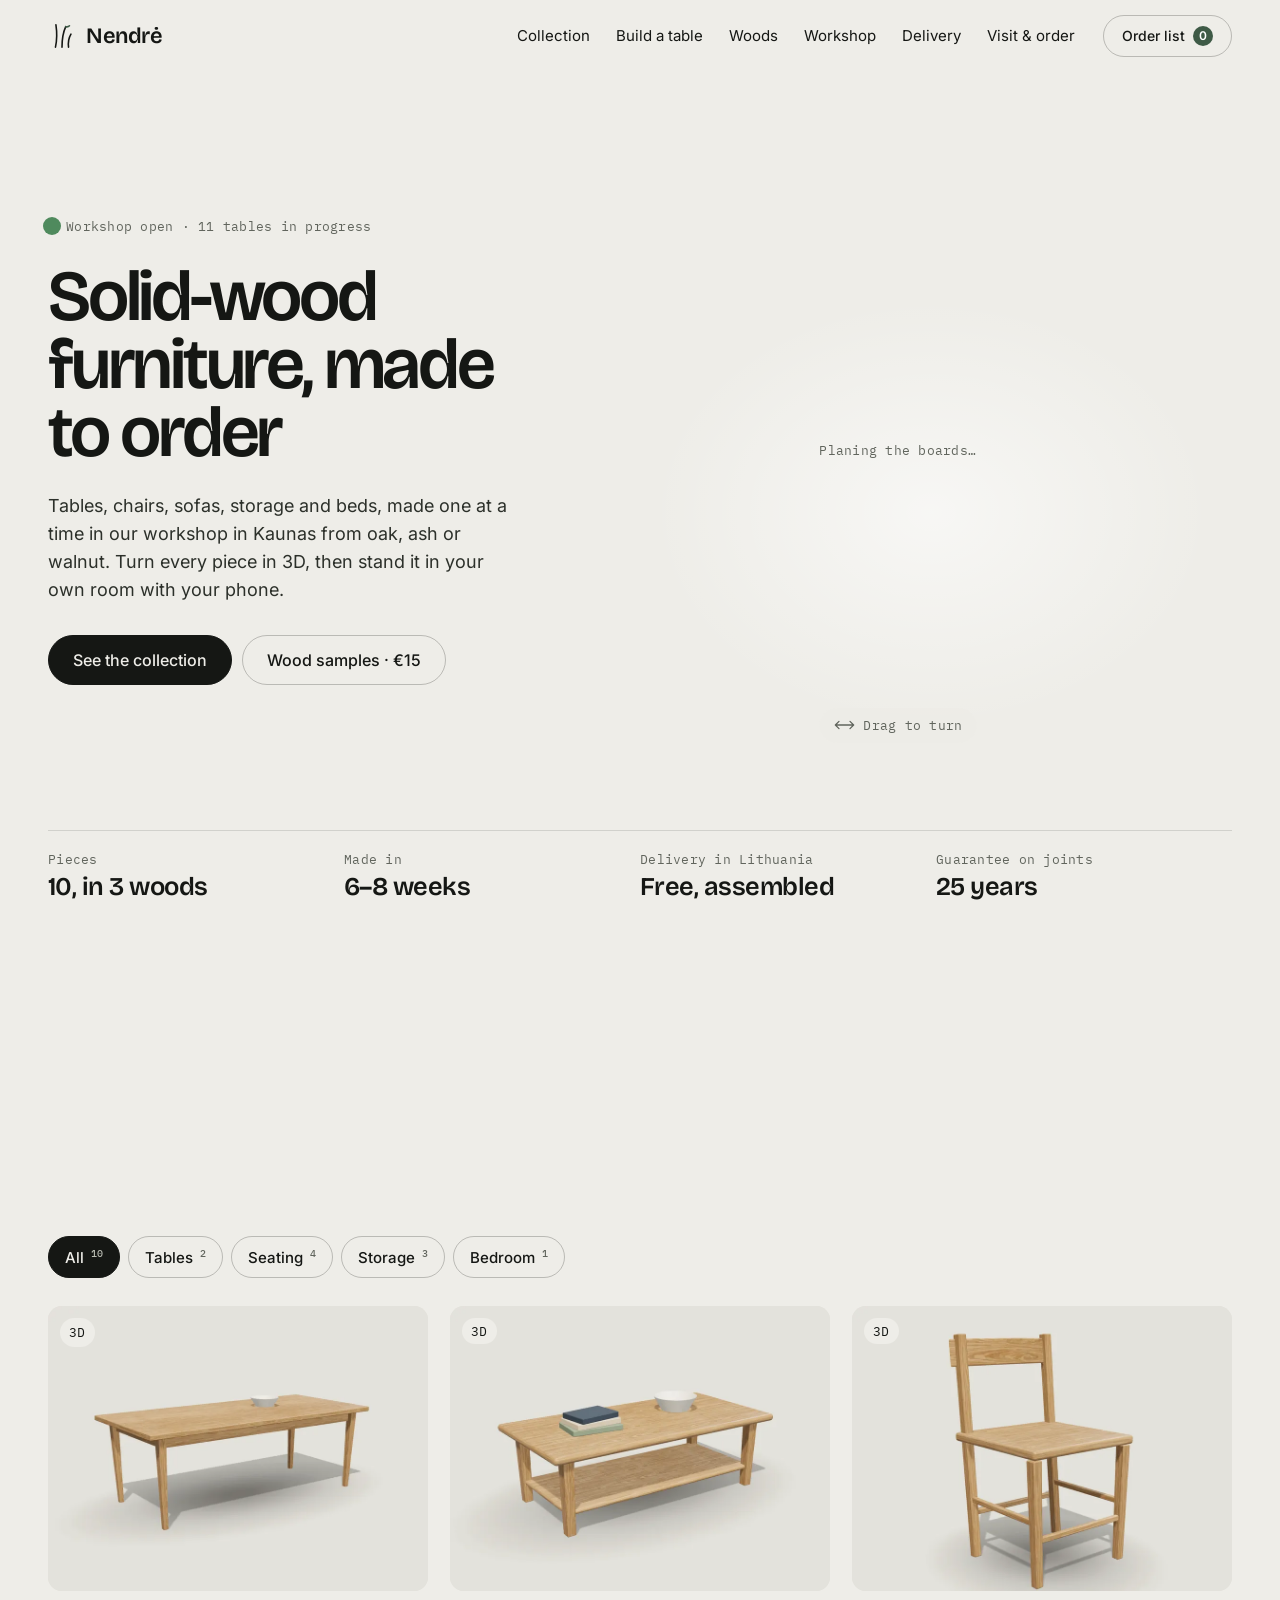
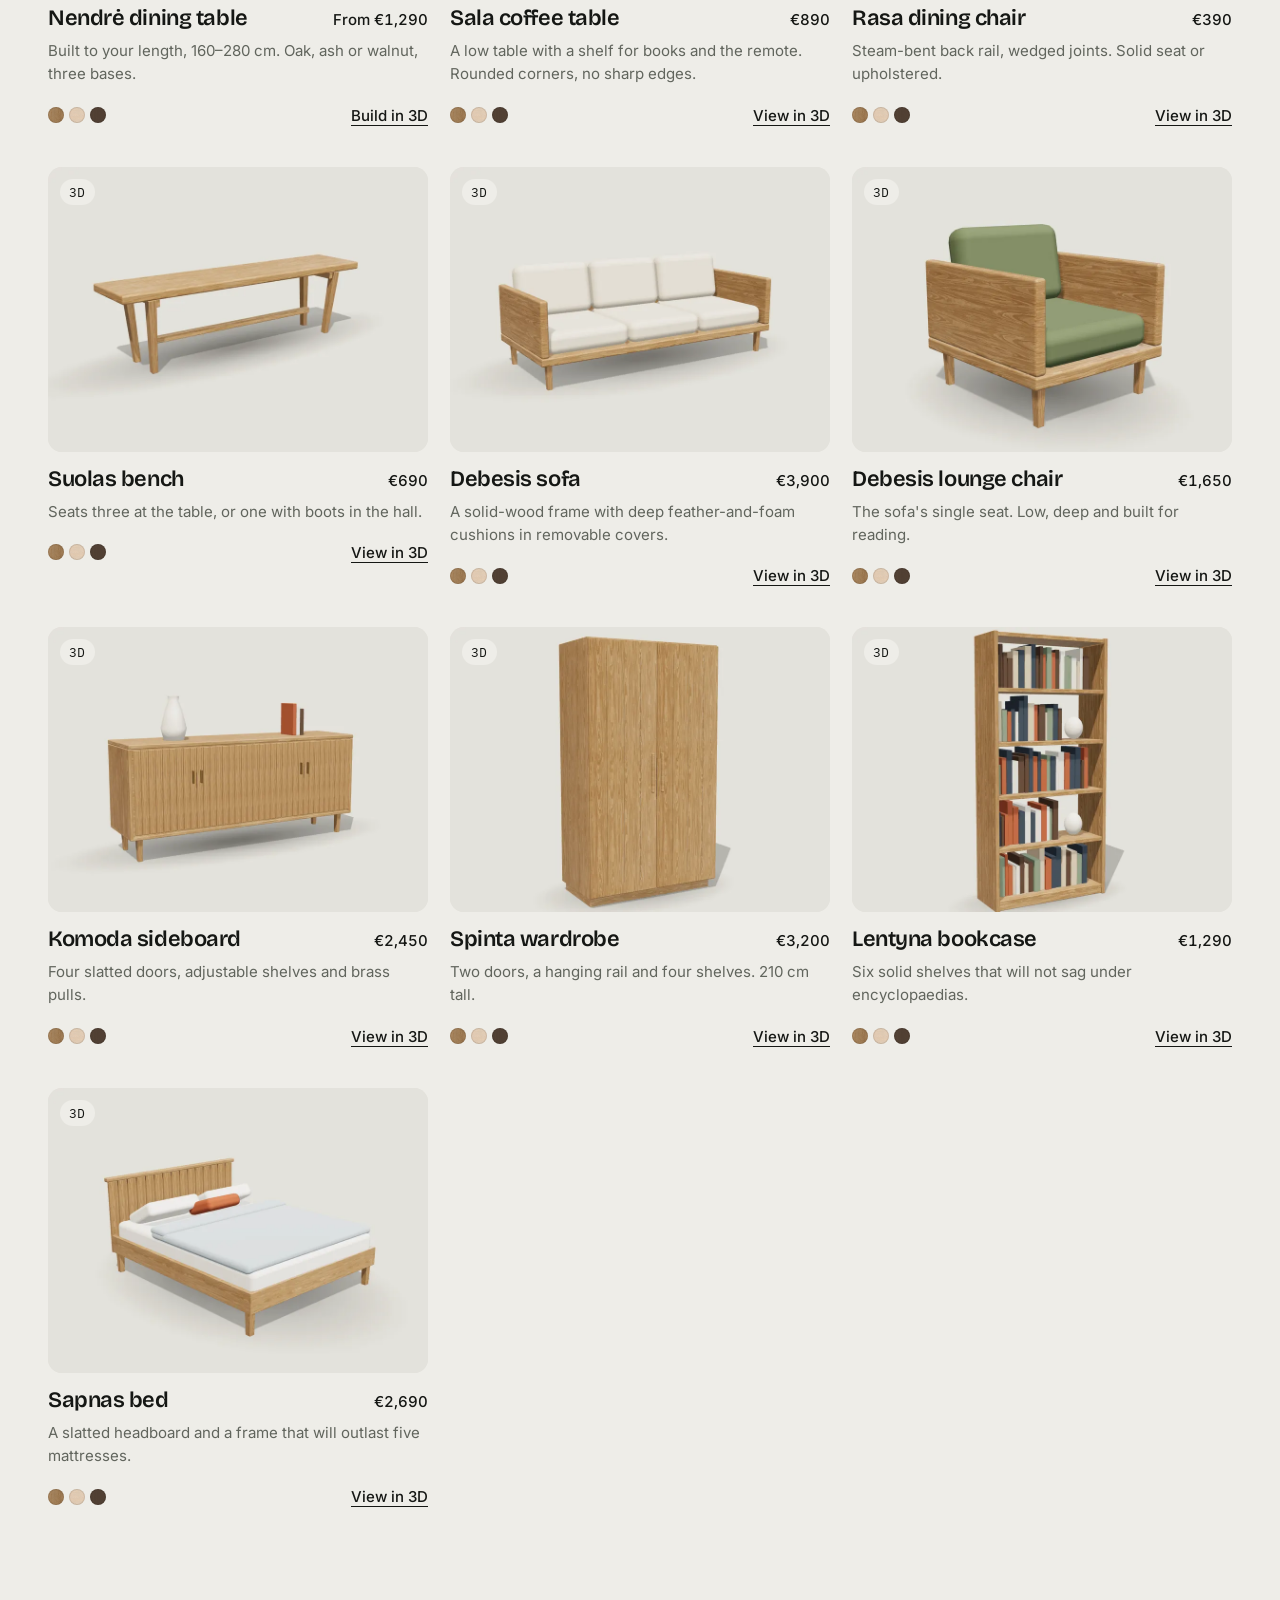
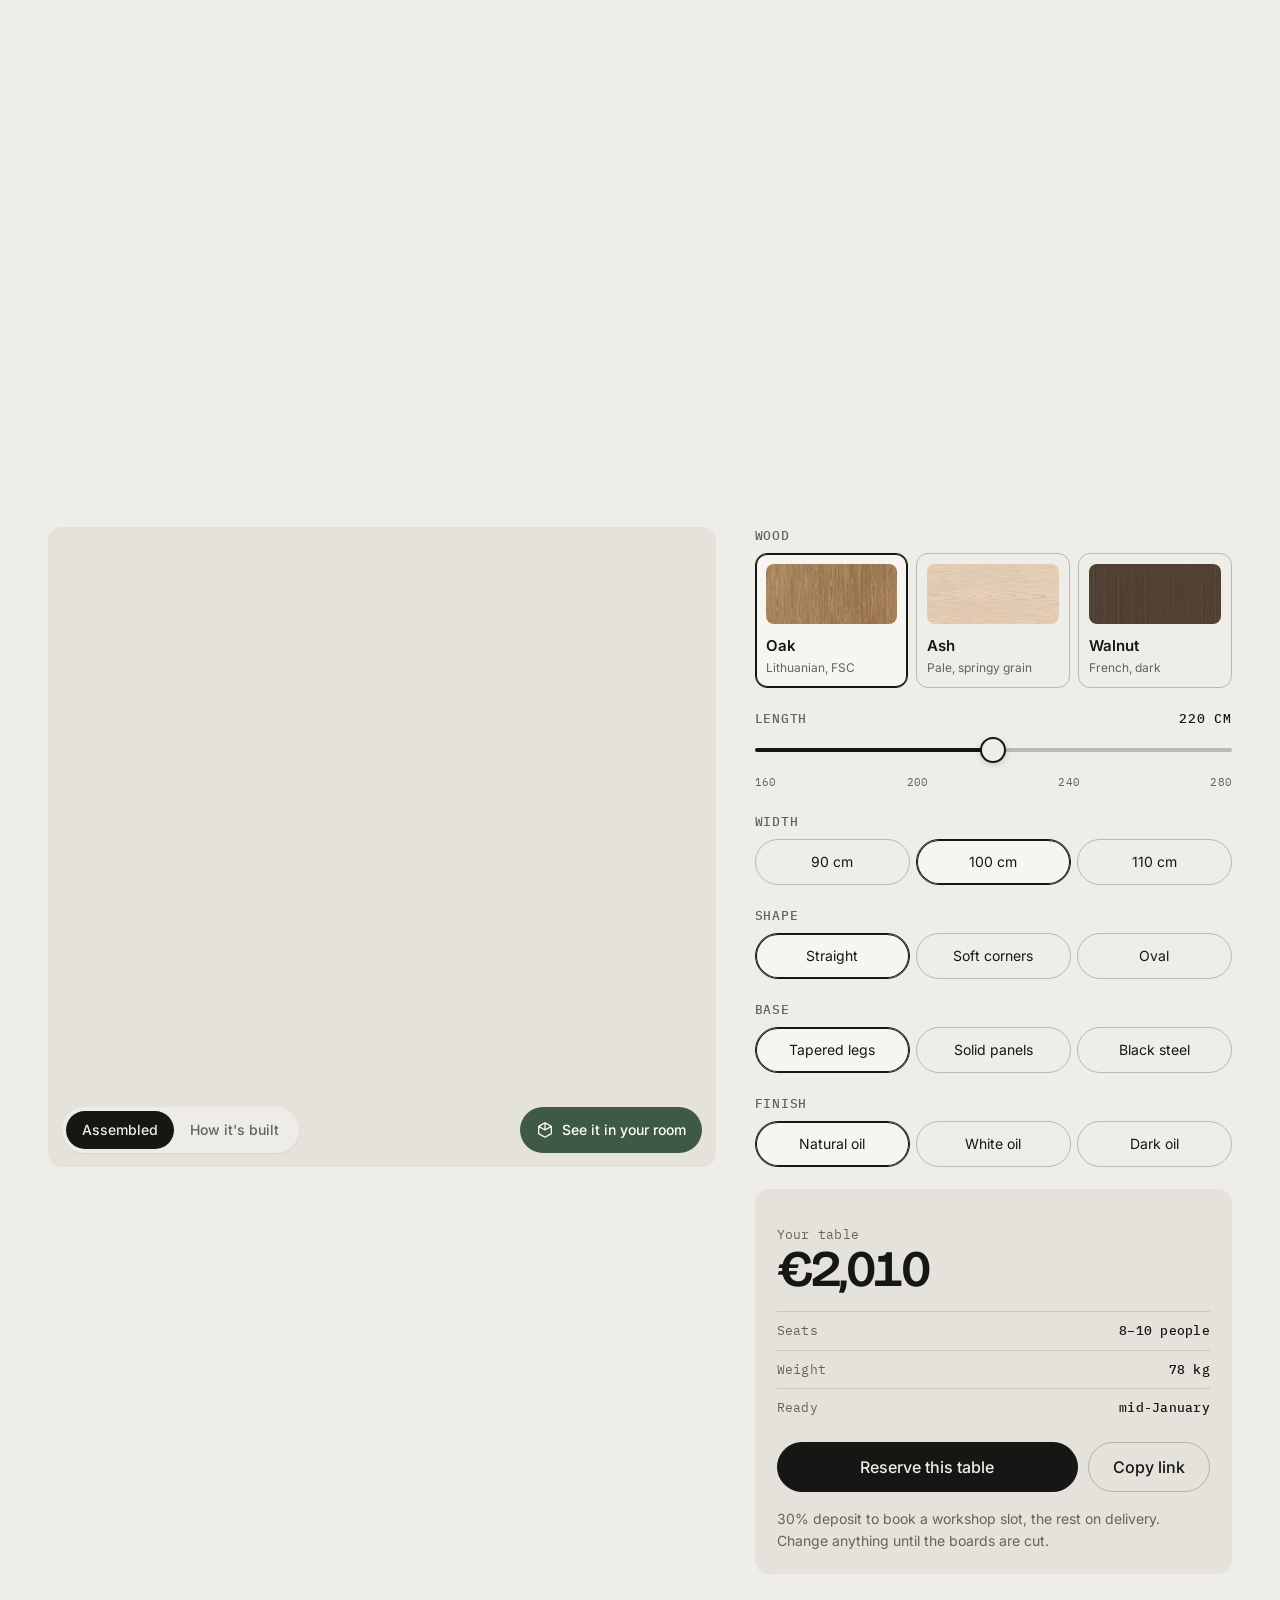
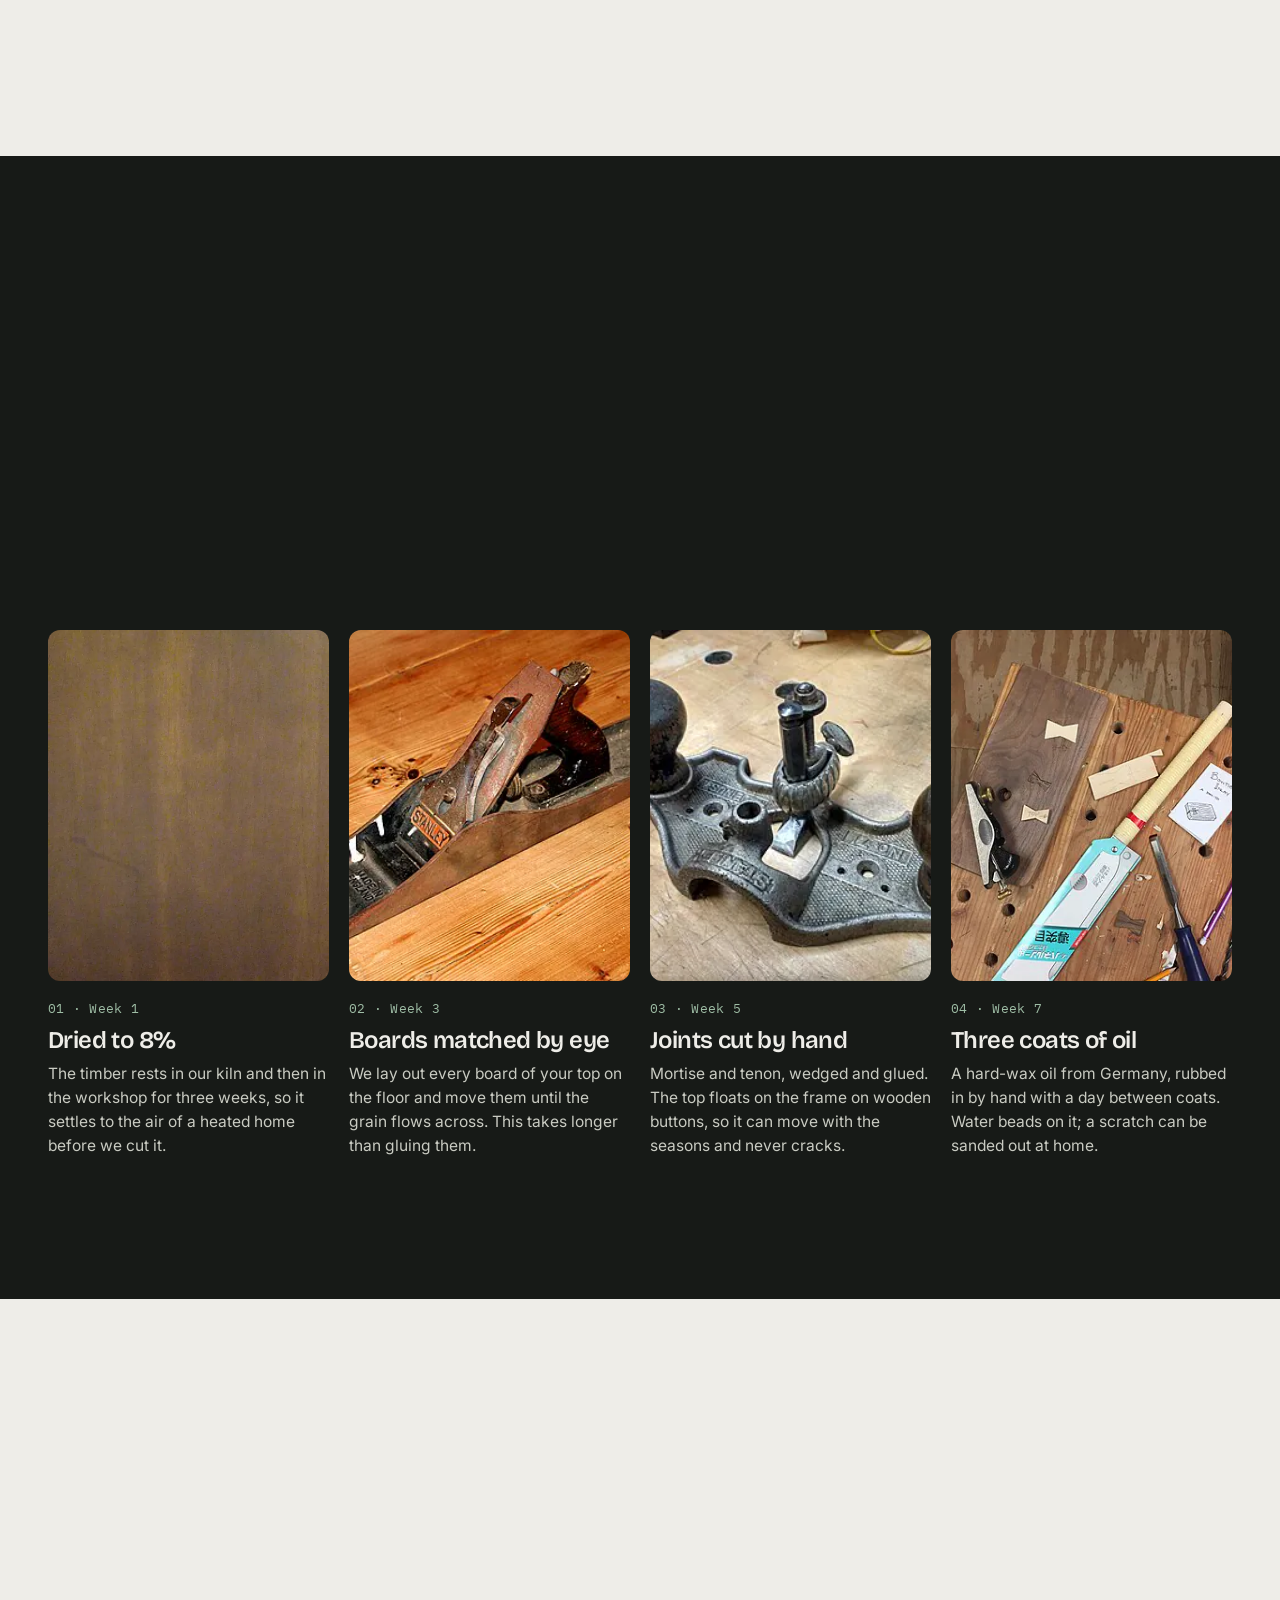
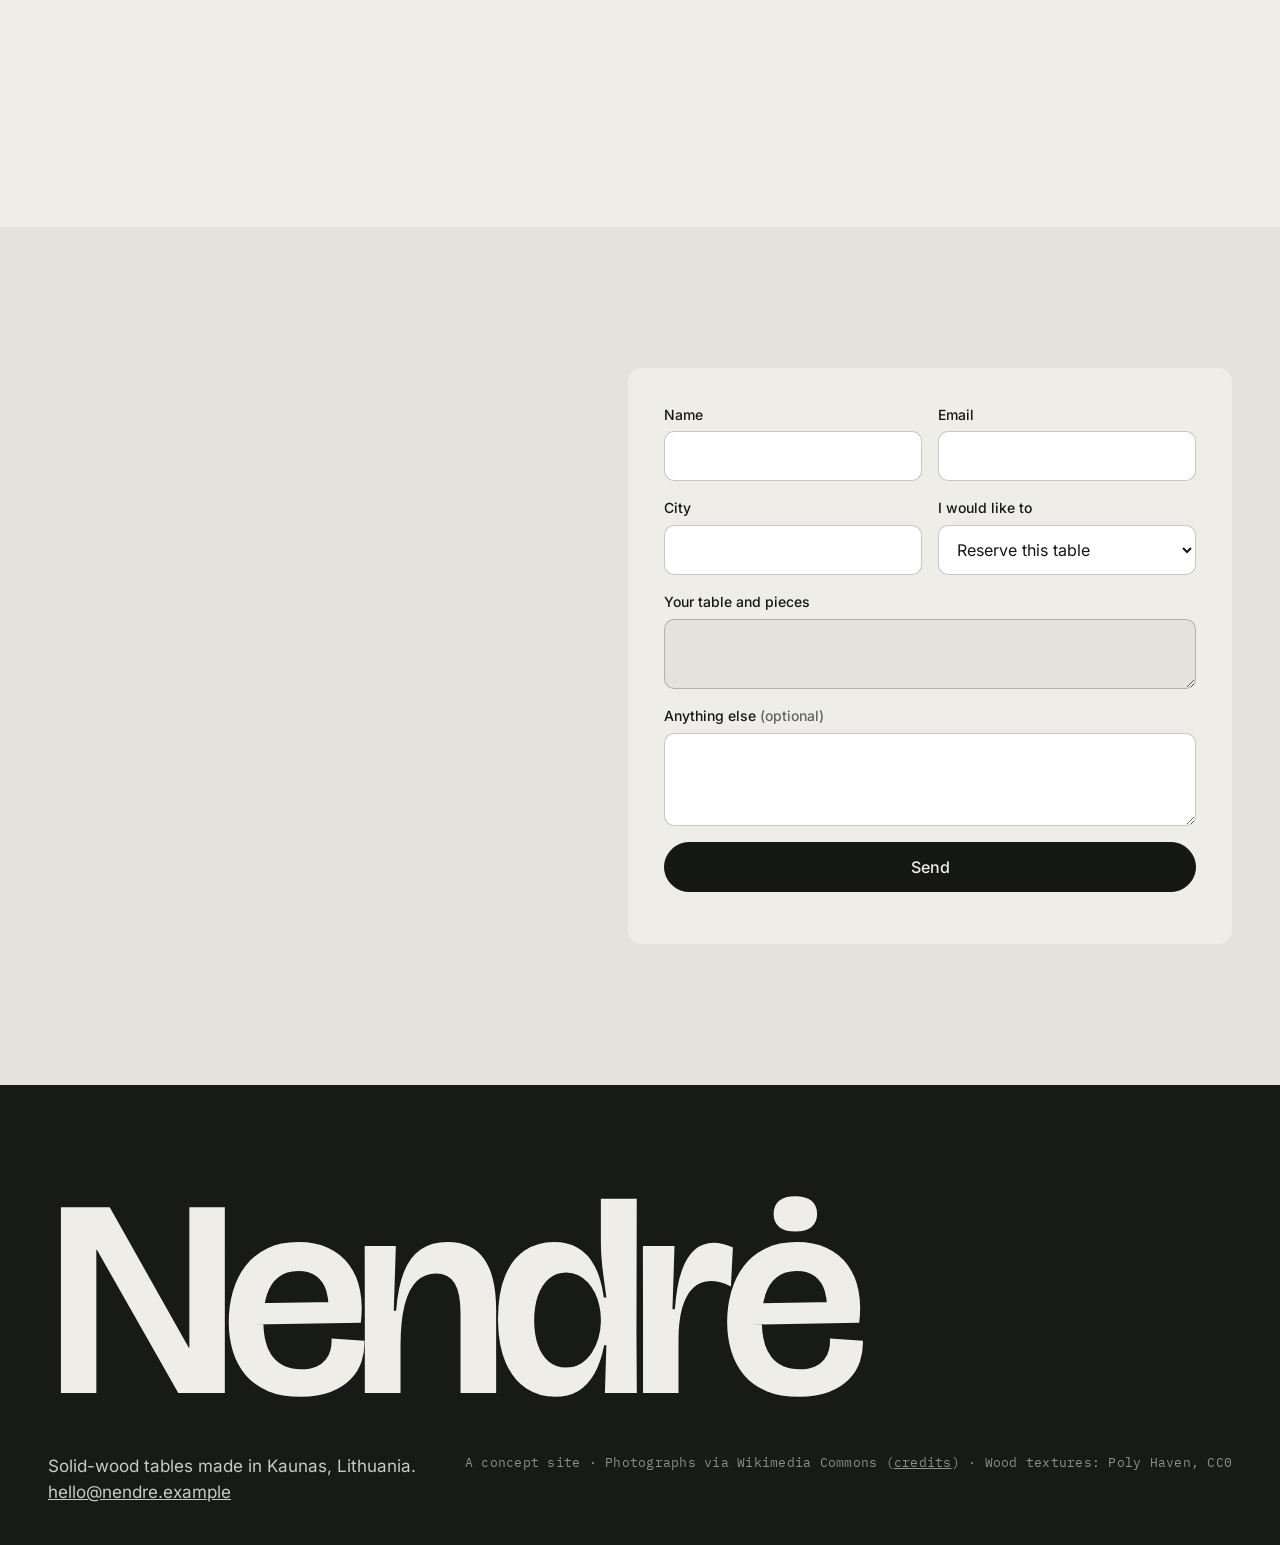
<file: index.html>
<!doctype html>
<html lang="en">
<head>
<meta charset="utf-8">
<meta name="viewport" content="width=device-width, initial-scale=1, viewport-fit=cover">
<title>Nendrė — solid-wood furniture made to order in Kaunas</title>
<meta name="description" content="Oak, ash and walnut dining tables built one at a time in Kaunas, Lithuania. Choose the size to the centimetre, see it in 3D and in your room, delivered and assembled.">
<meta property="og:type" content="website">
<meta property="og:title" content="Nendrė — solid-wood tables, built to your length">
<meta property="og:description" content="Design your table in 3D: wood, length, shape and base. Made by hand in Kaunas.">
<meta property="og:image" content="https://futuretdj.github.io/nendre-tables/share.jpg">
<meta name="twitter:card" content="summary_large_image">
<link rel="icon" href="favicon.svg" type="image/svg+xml">
<meta name="theme-color" content="#eeede8">
<link rel="preload" href="fonts/bricolage-400-700-latin.woff2" as="font" type="font/woff2" crossorigin>
<link rel="preload" href="fonts/ibm-400-latin.woff2" as="font" type="font/woff2" crossorigin>
<link rel="preload" href="fonts/ibm-500-latin.woff2" as="font" type="font/woff2" crossorigin>
<link rel="preload" href="fonts/inter-400-600-latin.woff2" as="font" type="font/woff2" crossorigin>
<link rel="modulepreload" href="lib/three.module.min.js">
<link rel="modulepreload" href="table3d.js">
<link rel="preload" as="image" href="tex/oak_d1.webp" type="image/webp">
<link rel="preload" as="image" href="tex/oak_sw.webp" type="image/webp"><link rel="preload" as="image" href="tex/ash_sw.webp" type="image/webp"><link rel="preload" as="image" href="tex/walnut_sw.webp" type="image/webp">
<script type="importmap">{"imports":{"three":"./lib/three.module.min.js"}}</script>
<script>(function(){var d=document.documentElement;if(matchMedia('(max-width: 1023px), (pointer: coarse)').matches)d.classList.add('touch');d.classList.add('js');setTimeout(function(){d.classList.add('rv-safe')},4000)})()</script>
<link rel="stylesheet" href="site.css">
</head>
<body>
<header class="nav" data-nav>
  <div class="wrap nav__bar">
    <a class="logo" href="#top" aria-label="Nendrė, home"><svg viewBox="0 0 30 30" aria-hidden="true"><path d="M8 27c1.5-7 2-14 .5-24M15 27c0-8 .8-15 4-22M22 27c-.6-5 .2-10 2.6-14" fill="none" stroke="currentColor" stroke-width="1.7" stroke-linecap="round"/><path d="M19 5c1.6.4 3 .1 4-1" fill="none" stroke="var(--accent)" stroke-width="1.7" stroke-linecap="round"/></svg><span>Nendrė</span></a>
    <nav class="nav__links" aria-label="Main">
      <a href="#collection">Collection</a><a href="#build">Build a table</a><a href="#woods">Woods</a><a href="#workshop">Workshop</a><a href="#delivery">Delivery</a><a href="#order">Visit &amp; order</a>
    </nav>
    <button class="btn btn--ghost nav__cta olbtn" type="button" data-list-open>Order list <b data-ocount>0</b></button>
    <button class="olbtn olbtn--m" type="button" data-list-open aria-label="Order list"><svg viewBox="0 0 20 20" aria-hidden="true"><path d="M4 6.5h12l-1 10H5l-1-10Z M7 6.5V5a3 3 0 0 1 6 0v1.5" fill="none" stroke="currentColor" stroke-width="1.5" stroke-linejoin="round"/></svg><b data-ocount>0</b></button>
    <button class="nav__menu" type="button" aria-expanded="false" aria-controls="sheet" data-menu><span></span><span></span><b>Menu</b></button>
  </div>
  <div class="sheet" id="sheet" data-sheet>
    <a href="#collection">The collection</a><a href="#build">Build your table</a><a href="#woods">Oak, ash, walnut</a><a href="#workshop">The workshop</a><a href="#delivery">Delivery &amp; guarantee</a><a href="#order">Visit &amp; order</a>
    <p class="mono">Kaunas · Aleksotas · Sat 10–15 by appointment</p>
  </div>
</header>

<main id="top">
  <section class="hero">
    <div class="wrap hero__grid">
      <div class="hero__text">
        <p class="eyebrow mono"><span class="pulse"></span>Workshop open · 11 tables in progress</p>
        <h1>Solid-wood furniture, made to order</h1>
        <p class="lead">Tables, chairs, sofas, storage and beds, made one at a time in our workshop in Kaunas from oak, ash or walnut. Turn every piece in 3D, then stand it in your own room with your phone.</p>
        <div class="row">
          <a class="btn" href="#collection">See the collection</a>
          <a class="btn btn--ghost" href="#samples">Wood samples · €15</a>
        </div>
      </div>
      <div class="stage stage--hero" data-stage="hero" data-spin="1">
        <p class="stage__wait mono" data-wait>Planing the boards…</p>
        <span class="stage__hint mono"><svg viewBox="0 0 24 12" aria-hidden="true"><path d="M2 6h20M6 2 2 6l4 4M18 2l4 4-4 4" fill="none" stroke="currentColor" stroke-width="1.4" stroke-linecap="round" stroke-linejoin="round"/></svg>Drag to turn</span>
      </div>
    </div>
    <div class="wrap">
      <dl class="facts">
        <div><dt>Pieces</dt><dd>10, in 3 woods</dd></div>
        <div><dt>Made in</dt><dd>6–8 weeks</dd></div>
        <div><dt>Delivery in Lithuania</dt><dd>Free, assembled</dd></div>
        <div><dt>Guarantee on joints</dt><dd>25 years</dd></div>
      </dl>
    </div>
  </section>


  <!-- the collection -->
  <section class="sec" id="collection" aria-labelledby="col-h">
    <div class="wrap">
      <div class="head head--row rv">
        <div><p class="mono label">The collection</p><h2 id="col-h">Ten pieces, one workshop</h2><p>Everything is made in solid oak, ash or walnut, to order. Tap any piece to turn it in 3D, change the wood or fabric, or stand it in your room.</p></div>
      </div>
      <div class="filters" role="tablist" aria-label="Filter the collection">
        <button type="button" role="tab" aria-selected="true" data-f="all">All <sup>10</sup></button>
        <button type="button" role="tab" aria-selected="false" data-f="tables">Tables <sup>2</sup></button>
        <button type="button" role="tab" aria-selected="false" data-f="seating">Seating <sup>4</sup></button>
        <button type="button" role="tab" aria-selected="false" data-f="storage">Storage <sup>3</sup></button>
        <button type="button" role="tab" aria-selected="false" data-f="bedroom">Bedroom <sup>1</sup></button>
      </div>
      <div class="pgrid" data-pgrid>
        <article class="pcard" data-cat="tables">
          <a href="#build" class="pcard__pic" aria-label="Nendrė dining table">
            <img src="img/table-800.webp" srcset="img/table-800.webp 800w, img/table-1200.webp 1200w" sizes="(max-width: 639px) 260px, (max-width: 1023px) 46vw, 30vw" width="800" height="600" alt="Nendrė dining table in oak" loading="lazy" decoding="async">
            <img class="pcard__alt" src="img/table_w-800.webp" srcset="img/table_w-800.webp 800w, img/table_w-1200.webp 1200w" sizes="(max-width: 639px) 260px, (max-width: 1023px) 46vw, 30vw" width="800" height="600" alt="" loading="lazy" decoding="async" aria-hidden="true">
            <span class="pcard__tag mono">3D</span>
          </a>
          <div class="pcard__row"><h3>Nendrė dining table</h3><span class="pcard__price">From €1,290</span></div>
          <p>Built to your length, 160–280 cm. Oak, ash or walnut, three bases.</p>
          <div class="pcard__foot"><span class="dots3" aria-label="Oak, ash, walnut"><i class="sw sw--oak"></i><i class="sw sw--ash"></i><i class="sw sw--walnut"></i></span><a class="pcard__btn" href="#build">Build in 3D</a></div>
        </article><article class="pcard" data-cat="tables">
          <button type="button" data-qv="coffee" class="pcard__pic" aria-label="Sala coffee table">
            <img src="img/coffee-800.webp" srcset="img/coffee-800.webp 800w, img/coffee-1200.webp 1200w" sizes="(max-width: 639px) 260px, (max-width: 1023px) 46vw, 30vw" width="800" height="600" alt="Sala coffee table in oak" loading="lazy" decoding="async">
            <img class="pcard__alt" src="img/coffee_w-800.webp" srcset="img/coffee_w-800.webp 800w, img/coffee_w-1200.webp 1200w" sizes="(max-width: 639px) 260px, (max-width: 1023px) 46vw, 30vw" width="800" height="600" alt="" loading="lazy" decoding="async" aria-hidden="true">
            <span class="pcard__tag mono">3D</span>
          </button>
          <div class="pcard__row"><h3>Sala coffee table</h3><span class="pcard__price">€890</span></div>
          <p>A low table with a shelf for books and the remote. Rounded corners, no sharp edges.</p>
          <div class="pcard__foot"><span class="dots3" aria-label="Oak, ash, walnut"><i class="sw sw--oak"></i><i class="sw sw--ash"></i><i class="sw sw--walnut"></i></span><button type="button" class="pcard__btn" data-qv="coffee">View in 3D</button></div>
        </article><article class="pcard" data-cat="seating">
          <button type="button" data-qv="chair" class="pcard__pic" aria-label="Rasa dining chair">
            <img src="img/chair-800.webp" srcset="img/chair-800.webp 800w, img/chair-1200.webp 1200w" sizes="(max-width: 639px) 260px, (max-width: 1023px) 46vw, 30vw" width="800" height="600" alt="Rasa dining chair in oak" loading="lazy" decoding="async">
            <img class="pcard__alt" src="img/chair_w-800.webp" srcset="img/chair_w-800.webp 800w, img/chair_w-1200.webp 1200w" sizes="(max-width: 639px) 260px, (max-width: 1023px) 46vw, 30vw" width="800" height="600" alt="" loading="lazy" decoding="async" aria-hidden="true">
            <span class="pcard__tag mono">3D</span>
          </button>
          <div class="pcard__row"><h3>Rasa dining chair</h3><span class="pcard__price">€390</span></div>
          <p>Steam-bent back rail, wedged joints. Solid seat or upholstered.</p>
          <div class="pcard__foot"><span class="dots3" aria-label="Oak, ash, walnut"><i class="sw sw--oak"></i><i class="sw sw--ash"></i><i class="sw sw--walnut"></i></span><button type="button" class="pcard__btn" data-qv="chair">View in 3D</button></div>
        </article><article class="pcard" data-cat="seating">
          <button type="button" data-qv="bench" class="pcard__pic" aria-label="Suolas bench">
            <img src="img/bench-800.webp" srcset="img/bench-800.webp 800w, img/bench-1200.webp 1200w" sizes="(max-width: 639px) 260px, (max-width: 1023px) 46vw, 30vw" width="800" height="600" alt="Suolas bench in oak" loading="lazy" decoding="async">
            <img class="pcard__alt" src="img/bench_w-800.webp" srcset="img/bench_w-800.webp 800w, img/bench_w-1200.webp 1200w" sizes="(max-width: 639px) 260px, (max-width: 1023px) 46vw, 30vw" width="800" height="600" alt="" loading="lazy" decoding="async" aria-hidden="true">
            <span class="pcard__tag mono">3D</span>
          </button>
          <div class="pcard__row"><h3>Suolas bench</h3><span class="pcard__price">€690</span></div>
          <p>Seats three at the table, or one with boots in the hall.</p>
          <div class="pcard__foot"><span class="dots3" aria-label="Oak, ash, walnut"><i class="sw sw--oak"></i><i class="sw sw--ash"></i><i class="sw sw--walnut"></i></span><button type="button" class="pcard__btn" data-qv="bench">View in 3D</button></div>
        </article><article class="pcard" data-cat="seating">
          <button type="button" data-qv="sofa" class="pcard__pic" aria-label="Debesis sofa">
            <img src="img/sofa-800.webp" srcset="img/sofa-800.webp 800w, img/sofa-1200.webp 1200w" sizes="(max-width: 639px) 260px, (max-width: 1023px) 46vw, 30vw" width="800" height="600" alt="Debesis sofa in oak" loading="lazy" decoding="async">
            <img class="pcard__alt" src="img/sofa_w-800.webp" srcset="img/sofa_w-800.webp 800w, img/sofa_w-1200.webp 1200w" sizes="(max-width: 639px) 260px, (max-width: 1023px) 46vw, 30vw" width="800" height="600" alt="" loading="lazy" decoding="async" aria-hidden="true">
            <span class="pcard__tag mono">3D</span>
          </button>
          <div class="pcard__row"><h3>Debesis sofa</h3><span class="pcard__price">€3,900</span></div>
          <p>A solid-wood frame with deep feather-and-foam cushions in removable covers.</p>
          <div class="pcard__foot"><span class="dots3" aria-label="Oak, ash, walnut"><i class="sw sw--oak"></i><i class="sw sw--ash"></i><i class="sw sw--walnut"></i></span><button type="button" class="pcard__btn" data-qv="sofa">View in 3D</button></div>
        </article><article class="pcard" data-cat="seating">
          <button type="button" data-qv="armchair" class="pcard__pic" aria-label="Debesis lounge chair">
            <img src="img/armchair-800.webp" srcset="img/armchair-800.webp 800w, img/armchair-1200.webp 1200w" sizes="(max-width: 639px) 260px, (max-width: 1023px) 46vw, 30vw" width="800" height="600" alt="Debesis lounge chair in oak" loading="lazy" decoding="async">
            <img class="pcard__alt" src="img/armchair_w-800.webp" srcset="img/armchair_w-800.webp 800w, img/armchair_w-1200.webp 1200w" sizes="(max-width: 639px) 260px, (max-width: 1023px) 46vw, 30vw" width="800" height="600" alt="" loading="lazy" decoding="async" aria-hidden="true">
            <span class="pcard__tag mono">3D</span>
          </button>
          <div class="pcard__row"><h3>Debesis lounge chair</h3><span class="pcard__price">€1,650</span></div>
          <p>The sofa's single seat. Low, deep and built for reading.</p>
          <div class="pcard__foot"><span class="dots3" aria-label="Oak, ash, walnut"><i class="sw sw--oak"></i><i class="sw sw--ash"></i><i class="sw sw--walnut"></i></span><button type="button" class="pcard__btn" data-qv="armchair">View in 3D</button></div>
        </article><article class="pcard" data-cat="storage">
          <button type="button" data-qv="sideboard" class="pcard__pic" aria-label="Komoda sideboard">
            <img src="img/sideboard-800.webp" srcset="img/sideboard-800.webp 800w, img/sideboard-1200.webp 1200w" sizes="(max-width: 639px) 260px, (max-width: 1023px) 46vw, 30vw" width="800" height="600" alt="Komoda sideboard in oak" loading="lazy" decoding="async">
            <img class="pcard__alt" src="img/sideboard_w-800.webp" srcset="img/sideboard_w-800.webp 800w, img/sideboard_w-1200.webp 1200w" sizes="(max-width: 639px) 260px, (max-width: 1023px) 46vw, 30vw" width="800" height="600" alt="" loading="lazy" decoding="async" aria-hidden="true">
            <span class="pcard__tag mono">3D</span>
          </button>
          <div class="pcard__row"><h3>Komoda sideboard</h3><span class="pcard__price">€2,450</span></div>
          <p>Four slatted doors, adjustable shelves and brass pulls.</p>
          <div class="pcard__foot"><span class="dots3" aria-label="Oak, ash, walnut"><i class="sw sw--oak"></i><i class="sw sw--ash"></i><i class="sw sw--walnut"></i></span><button type="button" class="pcard__btn" data-qv="sideboard">View in 3D</button></div>
        </article><article class="pcard" data-cat="storage">
          <button type="button" data-qv="wardrobe" class="pcard__pic" aria-label="Spinta wardrobe">
            <img src="img/wardrobe-800.webp" srcset="img/wardrobe-800.webp 800w, img/wardrobe-1200.webp 1200w" sizes="(max-width: 639px) 260px, (max-width: 1023px) 46vw, 30vw" width="800" height="600" alt="Spinta wardrobe in oak" loading="lazy" decoding="async">
            <img class="pcard__alt" src="img/wardrobe_w-800.webp" srcset="img/wardrobe_w-800.webp 800w, img/wardrobe_w-1200.webp 1200w" sizes="(max-width: 639px) 260px, (max-width: 1023px) 46vw, 30vw" width="800" height="600" alt="" loading="lazy" decoding="async" aria-hidden="true">
            <span class="pcard__tag mono">3D</span>
          </button>
          <div class="pcard__row"><h3>Spinta wardrobe</h3><span class="pcard__price">€3,200</span></div>
          <p>Two doors, a hanging rail and four shelves. 210 cm tall.</p>
          <div class="pcard__foot"><span class="dots3" aria-label="Oak, ash, walnut"><i class="sw sw--oak"></i><i class="sw sw--ash"></i><i class="sw sw--walnut"></i></span><button type="button" class="pcard__btn" data-qv="wardrobe">View in 3D</button></div>
        </article><article class="pcard" data-cat="storage">
          <button type="button" data-qv="shelf" class="pcard__pic" aria-label="Lentyna bookcase">
            <img src="img/shelf-800.webp" srcset="img/shelf-800.webp 800w, img/shelf-1200.webp 1200w" sizes="(max-width: 639px) 260px, (max-width: 1023px) 46vw, 30vw" width="800" height="600" alt="Lentyna bookcase in oak" loading="lazy" decoding="async">
            <img class="pcard__alt" src="img/shelf_w-800.webp" srcset="img/shelf_w-800.webp 800w, img/shelf_w-1200.webp 1200w" sizes="(max-width: 639px) 260px, (max-width: 1023px) 46vw, 30vw" width="800" height="600" alt="" loading="lazy" decoding="async" aria-hidden="true">
            <span class="pcard__tag mono">3D</span>
          </button>
          <div class="pcard__row"><h3>Lentyna bookcase</h3><span class="pcard__price">€1,290</span></div>
          <p>Six solid shelves that will not sag under encyclopaedias.</p>
          <div class="pcard__foot"><span class="dots3" aria-label="Oak, ash, walnut"><i class="sw sw--oak"></i><i class="sw sw--ash"></i><i class="sw sw--walnut"></i></span><button type="button" class="pcard__btn" data-qv="shelf">View in 3D</button></div>
        </article><article class="pcard" data-cat="bedroom">
          <button type="button" data-qv="bed" class="pcard__pic" aria-label="Sapnas bed">
            <img src="img/bed-800.webp" srcset="img/bed-800.webp 800w, img/bed-1200.webp 1200w" sizes="(max-width: 639px) 260px, (max-width: 1023px) 46vw, 30vw" width="800" height="600" alt="Sapnas bed in oak" loading="lazy" decoding="async">
            <img class="pcard__alt" src="img/bed_w-800.webp" srcset="img/bed_w-800.webp 800w, img/bed_w-1200.webp 1200w" sizes="(max-width: 639px) 260px, (max-width: 1023px) 46vw, 30vw" width="800" height="600" alt="" loading="lazy" decoding="async" aria-hidden="true">
            <span class="pcard__tag mono">3D</span>
          </button>
          <div class="pcard__row"><h3>Sapnas bed</h3><span class="pcard__price">€2,690</span></div>
          <p>A slatted headboard and a frame that will outlast five mattresses.</p>
          <div class="pcard__foot"><span class="dots3" aria-label="Oak, ash, walnut"><i class="sw sw--oak"></i><i class="sw sw--ash"></i><i class="sw sw--walnut"></i></span><button type="button" class="pcard__btn" data-qv="bed">View in 3D</button></div>
        </article>
      </div>
    </div>
  </section>

  <!-- configurator -->
  <section class="sec" id="build" aria-labelledby="build-h">
    <div class="wrap">
      <div class="head rv">
        <p class="mono label">Table configurator</p>
        <h2 id="build-h">Your table, to the centimetre</h2>
        <p>Every change is drawn the way it will be made: the boards, the edge, the joints. The price is the price, delivery and assembly in Lithuania included.</p>
      </div>
      <div class="cfg" data-cfg>
        <div class="cfg__stagewrap">
          <div class="stage stage--cfg" data-stage="cfg">
            <div class="labels" data-labels hidden>
              <span class="lab" data-lab="top"><i></i>Top: 4 cm, glued from <b data-boards>7</b> boards</span>
              <span class="lab" data-lab="tenon"><i></i>Mortise and tenon. No screws, no metal</span>
              <span class="lab" data-lab="leg"><i></i><b data-legtext>Tapered leg, 6.2 → 3.6 cm</b></span>
            </div>
            <div class="stage__tools">
              <div class="tog" role="group" aria-label="View">
                <button type="button" aria-pressed="true" data-view="0">Assembled</button>
                <button type="button" aria-pressed="false" data-view="1">How it's built</button>
              </div>
              <button type="button" class="ar" data-ar><svg viewBox="0 0 20 20" aria-hidden="true"><path d="M10 2 3 6v8l7 4 7-4V6l-7-4Zm0 0v8m0 0 7-4m-7 4-7-4" fill="none" stroke="currentColor" stroke-width="1.4" stroke-linejoin="round"/></svg><span>See it in your room</span></button>
            </div>
            <p class="ar__note" data-ar-note hidden></p>
          </div>
        </div>
        <form class="panel" data-panel onsubmit="return false" aria-label="Configure your table">
          <fieldset><legend>Wood</legend>
            <div class="woods">
              <label><input type="radio" name="wood" value="oak" checked><span><i class="sw sw--oak"></i><b>Oak</b><small>Lithuanian, FSC</small></span></label>
              <label><input type="radio" name="wood" value="ash"><span><i class="sw sw--ash"></i><b>Ash</b><small>Pale, springy grain</small></span></label>
              <label><input type="radio" name="wood" value="walnut"><span><i class="sw sw--walnut"></i><b>Walnut</b><small>French, dark</small></span></label>
            </div></fieldset>
          <fieldset><legend>Length <output data-out="L">220 cm</output></legend>
            <input class="range" type="range" name="L" min="160" max="280" step="10" value="220" aria-label="Length in centimetres">
            <div class="ticks mono"><span>160</span><span>200</span><span>240</span><span>280</span></div>
          </fieldset>
          <fieldset><legend>Width</legend>
            <div class="seg"><label><input type="radio" name="W" value="90"><span>90 cm</span></label><label><input type="radio" name="W" value="100" checked><span>100 cm</span></label><label><input type="radio" name="W" value="110"><span>110 cm</span></label></div></fieldset>
          <fieldset><legend>Shape</legend>
            <div class="seg"><label><input type="radio" name="shape" value="rect" checked><span>Straight</span></label><label><input type="radio" name="shape" value="soft"><span>Soft corners</span></label><label><input type="radio" name="shape" value="oval"><span>Oval</span></label></div></fieldset>
          <fieldset><legend>Base</legend>
            <div class="seg"><label><input type="radio" name="base" value="taper" checked><span>Tapered legs</span></label><label><input type="radio" name="base" value="panel"><span>Solid panels</span></label><label><input type="radio" name="base" value="steel"><span>Black steel</span></label></div></fieldset>
          <fieldset><legend>Finish</legend>
            <div class="seg"><label><input type="radio" name="finish" value="natural" checked><span>Natural oil</span></label><label><input type="radio" name="finish" value="white"><span>White oil</span></label><label><input type="radio" name="finish" value="dark"><span>Dark oil</span></label></div></fieldset>
          <div class="sum">
            <div class="sum__top">
              <div><p class="mono muted">Your table</p><p class="price" data-price>€2,010</p></div>
              <svg class="seats" viewBox="0 0 160 90" aria-hidden="true" data-seats></svg>
            </div>
            <ul class="spec mono">
              <li><span>Seats</span><b data-o="seats">8–10 people</b></li>
              <li><span>Weight</span><b data-o="kg">78 kg</b></li>
              <li><span>Ready</span><b data-o="ready">mid-January</b></li>
            </ul>
            <div class="row">
              <a class="btn btn--wide" href="#order" data-reserve>Reserve this table</a>
              <button class="btn btn--ghost" type="button" data-share>Copy link</button>
            </div>
            <p class="small muted">30% deposit to book a workshop slot, the rest on delivery. Change anything until the boards are cut.</p>
          </div>
        </form>
      </div>
    </div>
  </section>

  <section class="sec sec--quote">
    <div class="wrap">
      <p class="big rv">2,600 pieces since 2014. Seven tables came back to us, <em>all of them to be made longer.</em></p>
    </div>
  </section>

  <!-- woods -->
  <section class="sec" id="woods" aria-labelledby="woods-h">
    <div class="wrap">
      <div class="head rv"><p class="mono label">Three woods</p><h2 id="woods-h">Each one ages differently</h2><p>We work with three species only, so we know every board. Tap one to try it on your table.</p></div>
      <div class="wcards" data-swipe>
        <article class="wcard rv">
          <div class="wcard__sw sw--oak"></div>
          <div class="wcard__body">
            <h3>European oak</h3>
            <p>From FSC forests near Biržai and Anykščiai. Strong, heavy, with silver ray flecks you see when the light is low. It turns from straw to a warm honey colour in about two years.</p>
            <ul class="spec mono"><li><span>Hardness</span><b>Janka 1,360</b></li><li><span>Ages to</span><b>Honey</b></li><li><span>From</span><b>€1,420</b></li></ul>
            <button class="btn btn--ghost" type="button" data-pick="oak">Try oak</button>
          </div>
        </article>
        <article class="wcard rv">
          <div class="wcard__sw sw--ash"></div>
          <div class="wcard__body">
            <h3>Ash</h3>
            <p>Pale and calm, with a long straight grain. Lighter than oak and slightly springy, so it forgives a dropped pan. With white oil it stays almost Nordic white.</p>
            <ul class="spec mono"><li><span>Hardness</span><b>Janka 1,320</b></li><li><span>Ages to</span><b>Soft cream</b></li><li><span>From</span><b>€1,290</b></li></ul>
            <button class="btn btn--ghost" type="button" data-pick="ash">Try ash</button>
          </div>
        </article>
        <article class="wcard rv">
          <div class="wcard__sw sw--walnut"></div>
          <div class="wcard__body">
            <h3>European walnut</h3>
            <p>From one sawmill in the Dordogne, cut and dried for three years before it reaches us. Deep brown with purple notes that soften to a mellow, golden brown.</p>
            <ul class="spec mono"><li><span>Hardness</span><b>Janka 1,010</b></li><li><span>Ages to</span><b>Golden brown</b></li><li><span>From</span><b>€2,090</b></li></ul>
            <button class="btn btn--ghost" type="button" data-pick="walnut">Try walnut</button>
          </div>
        </article>
      </div>
      <div class="dots" data-dots-for="wcards"></div>
    </div>
  </section>

  <!-- workshop -->
  <section class="sec sec--dark" id="workshop" aria-labelledby="ws-h">
    <div class="wrap">
      <div class="head rv"><p class="mono label">The workshop</p><h2 id="ws-h">Six people, one table at a time</h2><p>Nothing is outsourced. The same two hands that choose your boards fit the last joint and oil the top. Swipe the steps, tap a photo to see it larger.</p></div>
    </div>
    <ol class="steps" data-swipe data-gallery>
      <li class="step"><button type="button" class="step__pic" data-open="0"><img src="assets/img/photo-f66408204-960.webp" srcset="assets/img/photo-f66408204-500.webp 500w, assets/img/photo-f66408204-960.webp 960w, assets/img/photo-f66408204.webp 1280w" sizes="(max-width: 639px) 78vw, 380px" alt="A freshly sanded oak board with the grain showing" loading="lazy" decoding="async"></button><p class="mono">01 · Week 1</p><h3>Dried to 8%</h3><p>The timber rests in our kiln and then in the workshop for three weeks, so it settles to the air of a heated home before we cut it.</p></li>
      <li class="step"><button type="button" class="step__pic" data-open="1"><img src="assets/img/photo-f95830909-960.webp" srcset="assets/img/photo-f95830909-500.webp 500w, assets/img/photo-f95830909-960.webp 960w" sizes="(max-width: 639px) 78vw, 380px" alt="A hand plane resting on a planed board" loading="lazy" decoding="async"></button><p class="mono">02 · Week 3</p><h3>Boards matched by eye</h3><p>We lay out every board of your top on the floor and move them until the grain flows across. This takes longer than gluing them.</p></li>
      <li class="step"><button type="button" class="step__pic" data-open="2"><img src="assets/img/photo-f95606378-960.webp" srcset="assets/img/photo-f95606378-500.webp 500w, assets/img/photo-f95606378-960.webp 960w, assets/img/photo-f95606378.webp 1280w" sizes="(max-width: 639px) 78vw, 380px" alt="A router plane on the workbench, used to cut joints" loading="lazy" decoding="async"></button><p class="mono">03 · Week 5</p><h3>Joints cut by hand</h3><p>Mortise and tenon, wedged and glued. The top floats on the frame on wooden buttons, so it can move with the seasons and never cracks.</p></li>
      <li class="step"><button type="button" class="step__pic" data-open="3"><img src="assets/img/photo-f81309000-960.webp" srcset="assets/img/photo-f81309000-500.webp 500w, assets/img/photo-f81309000-960.webp 960w, assets/img/photo-f81309000.webp 1280w" sizes="(max-width: 639px) 78vw, 380px" alt="Chisels, a saw and a marking gauge on a pegboard" loading="lazy" decoding="async"></button><p class="mono">04 · Week 7</p><h3>Three coats of oil</h3><p>A hard-wax oil from Germany, rubbed in by hand with a day between coats. Water beads on it; a scratch can be sanded out at home.</p></li>
    </ol>
    <div class="wrap"><div class="dots dots--light" data-dots-for="steps"></div></div>
  </section>

  <!-- reviews -->
  <section class="sec" id="reviews" aria-labelledby="rv-h">
    <div class="wrap">
      <div class="head rv"><p class="mono label">From homes in 14 countries</p><h2 id="rv-h">“We measured the room twice. It fits to the centimetre.”</h2></div>
      <div class="quotes" data-swipe>
        <figure class="q rv"><blockquote>We wanted a table for twelve that still lets us walk round it. Rasa came to measure, suggested an oval at 260 and she was right.</blockquote><figcaption><b>Indrė &amp; Tomas</b><span class="mono">Vilnius · oak, oval, 260 × 110</span></figcaption></figure>
        <figure class="q rv"><blockquote>Delivered to the fourth floor in Riga, assembled in forty minutes, and they took all the packaging back with them.</blockquote><figcaption><b>Mārtiņš K.</b><span class="mono">Riga · walnut, steel base, 200 × 100</span></figcaption></figure>
        <figure class="q rv"><blockquote>The 3D view was exactly what arrived. I put it in the room with my phone first and moved the sofa before it came.</blockquote><figcaption><b>Sophie L.</b><span class="mono">Berlin · ash, white oil, 180 × 90</span></figcaption></figure>
      </div>
      <div class="dots" data-dots-for="quotes"></div>
    </div>
  </section>

  <!-- delivery -->
  <section class="sec sec--alt" id="delivery" aria-labelledby="dl-h">
    <div class="wrap grid2">
      <div class="head rv"><p class="mono label">Delivery, guarantee, care</p><h2 id="dl-h">We bring it in and build it on the spot</h2><p>Two of us come with the table in our own van, carry it in, assemble it and level it. It takes about forty minutes.</p></div>
      <ul class="rows rv">
        <li><span>Lithuania</span><b>Free, assembled</b></li>
        <li><span>Latvia, Estonia</span><b>€190, assembled</b></li>
        <li><span>Poland, Germany, Nordics</span><b>From €290, by quote</b></li>
        <li><span>Guarantee</span><b>25 years on joints, 5 on finish</b></li>
        <li><span>In the box</span><b>Care kit, oil, two cloths</b></li>
        <li><span>Payment</span><b>30% deposit, rest on delivery</b></li>
      </ul>
    </div>
  </section>

  <section class="sec" id="faq" aria-labelledby="faq-h">
    <div class="wrap grid2">
      <div class="head rv"><h2 id="faq-h">Questions</h2><p>Anything else: <a href="mailto:hello@nendre.example">hello@nendre.example</a> or +370 600 00000.</p></div>
      <div class="faq rv">
        <details><summary>Does the 3D view match the real table?</summary><p>The shape, the size and the joinery do, exactly. Wood is a natural material, so the grain on your top will be its own; that is why we send a photo of your boards laid out before we glue them, and you can ask for a change.</p></details>
        <details><summary>How does “See it in your room” work?</summary><p>On an iPhone or iPad, tap the button and the table opens in Apple's AR view at its real size. Point the camera at the floor and walk round it. Nothing is installed and nothing is uploaded.</p></details>
        <details><summary>Can I have a size that is not in the list?</summary><p>Yes. Any length from 120 to 320 cm and any width from 75 to 120 cm costs the same per square metre. Write to us with the size.</p></details>
        <details><summary>Will a solid top crack under floor heating?</summary><p>No, because the top is never screwed down. It sits on wooden buttons that let it move a few millimetres each season. Keep it about a metre from a radiator, as with any solid wood.</p></details>
        <details><summary>How do I look after it?</summary><p>Wipe it with a damp cloth. Once a year, rub in a little of the oil from the care kit. Rings and small scratches sand out with the pad in the kit.</p></details>
        <details><summary>Can I see the tables before I order?</summary><p>Yes. The workshop and a small showroom with eight tables are open on Saturdays from 10 to 15, by appointment. Book a visit below.</p></details>
      </div>
    </div>
  </section>

  <!-- order + visit -->
  <section class="sec sec--alt" id="order" aria-labelledby="or-h">
    <div class="wrap grid2">
      <div class="head rv">
        <p class="mono label">Reserve or visit</p>
        <h2 id="or-h">Book a workshop slot</h2>
        <p>Send us your table and we reply within one working day with a drawing, the date your boards will be cut and the deposit link.</p>
        <div class="visit" id="samples">
          <h3>Wood samples, €15</h3>
          <p>Three 10 × 10 cm pieces of oak, ash and walnut in all three finishes, by post in 3 days. The €15 comes off your table.</p>
          <h3>The workshop</h3>
          <p>Kaunas, Aleksotas. Saturdays 10:00–15:00, by appointment. Free parking in the yard.</p>
        </div>
      </div>
      <form class="form" data-form novalidate>
        <div class="f"><label for="o-name">Name</label><input id="o-name" name="name" autocomplete="name" required><p class="err" hidden>Write your name.</p></div>
        <div class="f"><label for="o-mail">Email</label><input id="o-mail" name="email" type="email" inputmode="email" autocomplete="email" required><p class="err" hidden>Write an email with an @.</p></div>
        <div class="f"><label for="o-city">City</label><input id="o-city" name="city" autocomplete="address-level2" required><p class="err" hidden>Where should we deliver?</p></div>
        <div class="f"><label for="o-what">I would like to</label><select id="o-what" name="what"><option>Reserve this table</option><option>Request a quote for my order list</option><option>Order wood samples (€15)</option><option>Visit the workshop</option></select></div>
        <div class="f f--full"><label for="o-table">Your table and pieces</label><textarea id="o-table" name="table" rows="2" readonly data-cfg-text></textarea></div>
        <div class="f f--full"><label for="o-msg">Anything else <span class="muted">(optional)</span></label><textarea id="o-msg" name="msg" rows="3"></textarea></div>
        <button class="btn btn--wide" type="submit">Send</button>
        <p class="small" role="status" data-status></p>
      </form>
    </div>
  </section>
</main>

<footer class="foot">
  <div class="wrap">
    <p class="foot__big">Nendrė</p>
    <div class="foot__row">
      <p>Solid-wood tables made in Kaunas, Lithuania.<br><a href="mailto:hello@nendre.example">hello@nendre.example</a></p>
      <p class="mono muted">A concept site · Photographs via Wikimedia Commons (<a href="credits.html">credits</a>) · Wood textures: Poly Haven, CC0</p>
    </div>
  </div>
</footer>

<nav class="bar" data-bar aria-label="Quick actions"><button type="button" class="bar__p" data-list-open>Order list · <span data-ototal-bar>empty</span></button><a class="btn" href="#collection" data-bar-btn>Collection</a></nav>

<div class="lb" data-lb hidden role="dialog" aria-modal="true" aria-label="Photos">
  <div class="lb__top"><span class="mono" data-lb-count>1 / 4</span><button type="button" class="lb__x" data-lb-close aria-label="Close">×</button></div>
  <ul class="lb__track" data-lb-track></ul>
  <p class="lb__cap" data-lb-cap></p>
</div>

<div class="qv" data-qv-modal hidden role="dialog" aria-modal="true" aria-labelledby="qv-h">
  <div class="qv__scrim" data-qv-close></div>
  <div class="qv__box">
    <button type="button" class="qv__x" data-qv-close aria-label="Close">×</button>
    <div class="qv__stage stage" data-qv-stage data-spin="1"><p class="stage__wait mono">Building it in 3D…</p><span class="stage__hint mono"><svg viewBox="0 0 24 12" aria-hidden="true"><path d="M2 6h20M6 2 2 6l4 4M18 2l4 4-4 4" fill="none" stroke="currentColor" stroke-width="1.4" stroke-linecap="round" stroke-linejoin="round"/></svg>Drag to turn</span>
      <button type="button" class="ar qv__ar" data-qv-ar><svg viewBox="0 0 20 20" aria-hidden="true"><path d="M10 2 3 6v8l7 4 7-4V6l-7-4Zm0 0v8m0 0 7-4m-7 4-7-4" fill="none" stroke="currentColor" stroke-width="1.4" stroke-linejoin="round"/></svg><span>In your room</span></button>
      <p class="ar__note" data-qv-note hidden></p>
    </div>
    <div class="qv__info">
      <p class="mono label" data-qv-cat>Seating</p>
      <h2 id="qv-h" data-qv-name>Rasa dining chair</h2>
      <p class="qv__desc" data-qv-desc></p>
      <form class="qv__opts" data-qv-form onsubmit="return false">
        <fieldset><legend>Wood</legend><div class="woods woods--s">
          <label><input type="radio" name="wood" value="oak" checked><span><i class="sw sw--oak"></i><b>Oak</b></span></label>
          <label><input type="radio" name="wood" value="ash"><span><i class="sw sw--ash"></i><b>Ash</b></span></label>
          <label><input type="radio" name="wood" value="walnut"><span><i class="sw sw--walnut"></i><b>Walnut</b></span></label></div></fieldset>
        <fieldset><legend>Finish</legend><div class="seg"><label><input type="radio" name="finish" value="natural" checked><span>Natural</span></label><label><input type="radio" name="finish" value="white"><span>White oil</span></label><label><input type="radio" name="finish" value="dark"><span>Dark oil</span></label></div></fieldset>
        <fieldset data-qv-fab><legend>Fabric <output data-qv-fabname>Oat linen</output></legend><div class="fabs">
          <label title="Oat linen"><input type="radio" name="fabric" value="oat" checked><i style="background:#d9cfbd"></i></label>
          <label title="Moss wool"><input type="radio" name="fabric" value="moss"><i style="background:#5f6b4e"></i></label>
          <label title="Rust bouclé"><input type="radio" name="fabric" value="rust"><i style="background:#a65a3a"></i></label>
          <label title="Charcoal wool"><input type="radio" name="fabric" value="charcoal"><i style="background:#3b3b3a"></i></label>
          <label title="Sky cotton"><input type="radio" name="fabric" value="sky"><i style="background:#9fb3bf"></i></label></div></fieldset>
        <fieldset data-qv-uph><legend>Seat</legend><div class="seg seg--2"><label><input type="radio" name="uph" value="0" checked><span>Solid wood</span></label><label><input type="radio" name="uph" value="1"><span>Upholstered +€60</span></label></div></fieldset>
        <div class="qv__buy">
          <div><p class="price" data-qv-price>€390</p><p class="small muted" data-qv-meta>46 × 52 × 79 cm · ready in 6–8 weeks</p></div>
          <div class="qty"><button type="button" data-qty="-1" aria-label="One less">−</button><b data-qty-n>1</b><button type="button" data-qty="1" aria-label="One more">+</button></div>
        </div>
        <button class="btn btn--wide" type="button" data-qv-add>Add to order list</button>
      </form>
    </div>
  </div>
</div>
<div class="drawer" data-drawer hidden>
  <div class="drawer__scrim" data-list-close></div>
  <aside class="drawer__panel" role="dialog" aria-modal="true" aria-labelledby="list-h">
    <div class="drawer__head"><h2 id="list-h">Your order list</h2><button type="button" class="qv__x" data-list-close aria-label="Close">×</button></div>
    <ul class="olist" data-olist></ul>
    <div class="drawer__foot"><div class="tot"><span>Estimated total</span><b data-otot>€0</b></div><p class="small muted">Delivery and assembly in Lithuania included. We confirm every price with a drawing before you pay anything.</p><a class="btn btn--wide" href="#order" data-list-quote>Request a quote</a></div>
  </aside>
</div>
<div class="toast" data-toast role="status" aria-live="polite"></div>
<script type="module" src="app.js"></script>
</body>
</html>
</file>
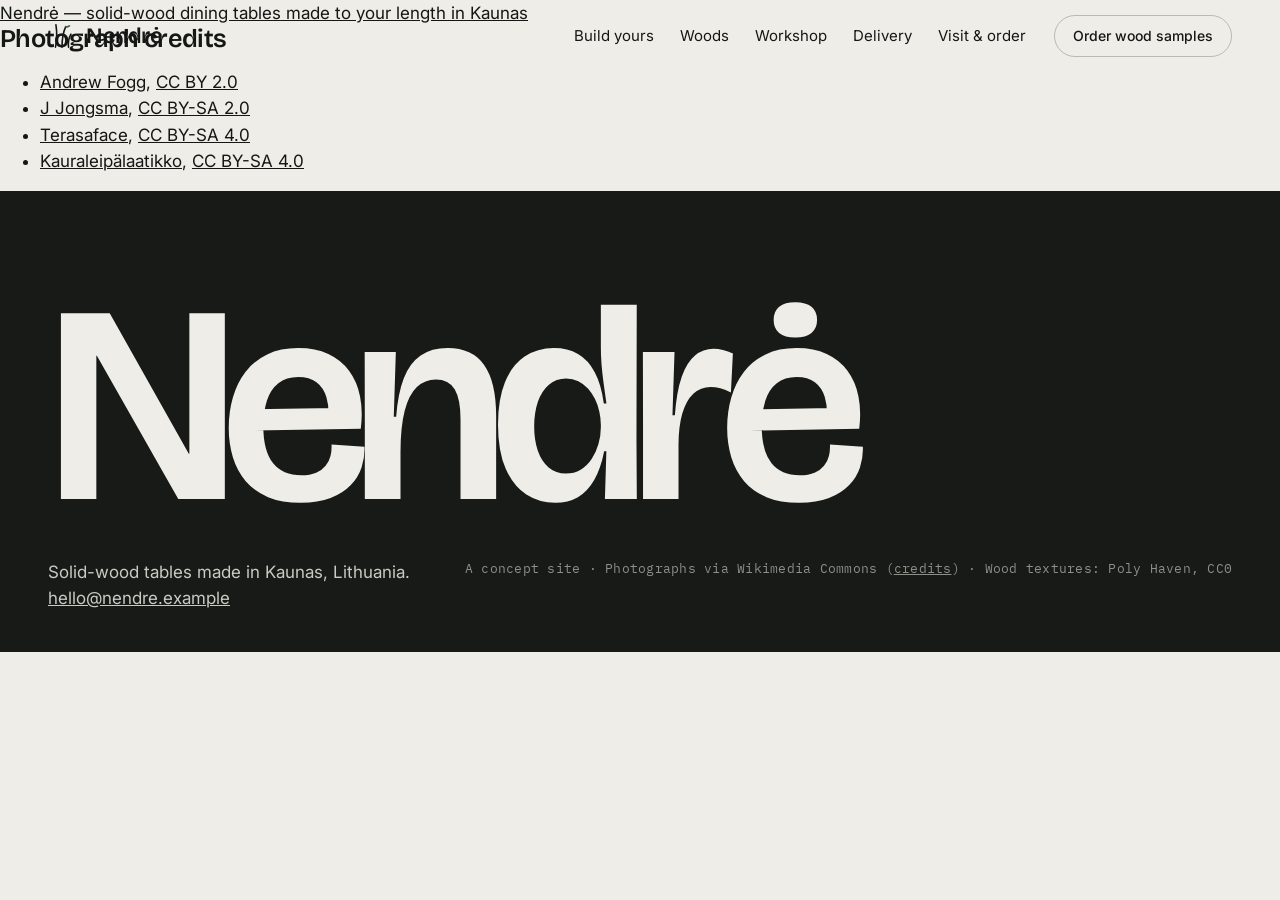
<file: credits.html>
<!doctype html>
<html lang="en">
<head>
<meta charset="utf-8">
<meta name="viewport" content="width=device-width, initial-scale=1, viewport-fit=cover">
<title>Nendrė — solid-wood dining tables made to your length in Kaunas: photograph credits</title>
<meta name="description" content="The photographers, licences and source pages of the photographs on the Nendrė — solid-wood dining tables made to your length in Kaunas website.">
<meta property="og:type" content="website">
<meta property="og:title" content="Nendrė — solid-wood tables, built to your length">
<meta property="og:description" content="Design your table in 3D: wood, length, shape and base. Made by hand in Kaunas.">
<meta property="og:image" content="https://futuretdj.github.io/nendre-tables/share.jpg">
<meta name="twitter:card" content="summary_large_image">
<link rel="icon" href="favicon.svg" type="image/svg+xml">
<meta name="theme-color" content="#eeede8">
<link rel="preconnect" href="https://fonts.googleapis.com"><link rel="preconnect" href="https://fonts.gstatic.com" crossorigin>
<link href="https://fonts.googleapis.com/css2?family=Bricolage+Grotesque:opsz,wght@12..96,400..700&family=Inter:wght@400..600&family=IBM+Plex+Mono:wght@400;500&display=swap" rel="stylesheet">
<link rel="modulepreload" href="lib/three.module.min.js">
<link rel="modulepreload" href="table3d.js">
<link rel="preload" as="image" href="tex/oak_d1.webp" type="image/webp">
<script type="importmap">{"imports":{"three":"./lib/three.module.min.js"}}</script>
<script>(function(){var d=document.documentElement;if(matchMedia('(max-width: 1023px), (pointer: coarse)').matches)d.classList.add('touch');d.classList.add('js');setTimeout(function(){d.classList.add('rv-safe')},4000)})()</script>
<link rel="stylesheet" href="site.css">
</head>
<body>
<header class="nav" data-nav>
  <div class="wrap nav__bar">
    <a class="logo" href="#top" aria-label="Nendrė, home"><svg viewBox="0 0 30 30" aria-hidden="true"><path d="M8 27c1.5-7 2-14 .5-24M15 27c0-8 .8-15 4-22M22 27c-.6-5 .2-10 2.6-14" fill="none" stroke="currentColor" stroke-width="1.7" stroke-linecap="round"/><path d="M19 5c1.6.4 3 .1 4-1" fill="none" stroke="var(--accent)" stroke-width="1.7" stroke-linecap="round"/></svg><span>Nendrė</span></a>
    <nav class="nav__links" aria-label="Main">
      <a href="#build">Build yours</a><a href="#woods">Woods</a><a href="#workshop">Workshop</a><a href="#delivery">Delivery</a><a href="#order">Visit &amp; order</a>
    </nav>
    <a class="btn btn--ghost nav__cta" href="#samples">Order wood samples</a>
    <button class="nav__menu" type="button" aria-expanded="false" aria-controls="sheet" data-menu><span></span><span></span><b>Menu</b></button>
  </div>
  <div class="sheet" id="sheet" data-sheet>
    <a href="#build">Build your table</a><a href="#woods">Oak, ash, walnut</a><a href="#workshop">The workshop</a><a href="#delivery">Delivery &amp; guarantee</a><a href="#order">Visit &amp; order</a>
    <p class="mono">Kaunas · Aleksotas · Sat 10–15 by appointment</p>
  </div>
</header>

<main id="top">
  <p><a class="link" href="index.html">Nendrė — solid-wood dining tables made to your length in Kaunas</a></p>
  <section class="credits-list" id="credits" aria-labelledby="credits-h">
    <h1 id="credits-h">Photograph credits</h1>
    <ul>
      <li><a href="https://commons.wikimedia.org/wiki/File:Stanley_No.6_Fore_plane.jpg">Andrew Fogg</a>, <a href="https://creativecommons.org/licenses/by/2.0">CC BY 2.0</a></li>
      <li><a href="https://commons.wikimedia.org/wiki/File:Stanley_router_plane_No.71.jpg">J Jongsma</a>, <a href="https://creativecommons.org/licenses/by-sa/2.0">CC BY-SA 2.0</a></li>
      <li><a href="https://commons.wikimedia.org/wiki/File:Woodworking_Tools_at_the_Women%27s_Woodshop_in_Minneapolis,_MN.jpg">Terasaface</a>, <a href="https://creativecommons.org/licenses/by-sa/4.0">CC BY-SA 4.0</a></li>
      <li><a href="https://commons.wikimedia.org/wiki/File:Sanded_wood.jpg">Kauraleipälaatikko</a>, <a href="https://creativecommons.org/licenses/by-sa/4.0">CC BY-SA 4.0</a></li>
    </ul>
  </section>
</main>

<footer class="foot">
  <div class="wrap">
    <p class="foot__big">Nendrė</p>
    <div class="foot__row">
      <p>Solid-wood tables made in Kaunas, Lithuania.<br><a href="mailto:hello@nendre.example">hello@nendre.example</a></p>
      <p class="mono muted">A concept site · Photographs via Wikimedia Commons (<a href="credits.html">credits</a>) · Wood textures: Poly Haven, CC0</p>
    </div>
  </div>
</footer>

<nav class="bar" data-bar aria-label="Quick actions"><span class="bar__p" data-bar-price>€2,010</span><a class="btn" href="#build" data-bar-btn>Build yours</a></nav>

<div class="lb" data-lb hidden role="dialog" aria-modal="true" aria-label="Photos">
  <div class="lb__top"><span class="mono" data-lb-count>1 / 4</span><button type="button" class="lb__x" data-lb-close aria-label="Close">×</button></div>
  <ul class="lb__track" data-lb-track></ul>
  <p class="lb__cap" data-lb-cap></p>
</div>
<div class="toast" data-toast role="status" aria-live="polite"></div>
<script type="module" src="app.js"></script>
</body>
</html>
</file>
<file: site.css>
@font-face{font-family:'Bricolage Grotesque';font-style:normal;font-weight:400 700;font-display:swap;src:url(fonts/bricolage-400-700-latin-ext.woff2) format('woff2');unicode-range:U+0100-02BA, U+02BD-02C5, U+02C7-02CC, U+02CE-02D7, U+02DD-02FF, U+0304, U+0308, U+0329, U+1D00-1DBF, U+1E00-1E9F, U+1EF2-1EFF, U+2020, U+20A0-20AB, U+20AD-20C4, U+2113, U+2C60-2C7F, U+A720-A7FF}
@font-face{font-family:'Bricolage Grotesque';font-style:normal;font-weight:400 700;font-display:swap;src:url(fonts/bricolage-400-700-latin.woff2) format('woff2');unicode-range:U+0000-00FF, U+0131, U+0152-0153, U+02BB-02BC, U+02C6, U+02DA, U+02DC, U+0304, U+0308, U+0329, U+2000-206F, U+20AC, U+2122, U+2191, U+2193, U+2212, U+2215, U+FEFF, U+FFFD}
@font-face{font-family:'IBM Plex Mono';font-style:normal;font-weight:400;font-display:swap;src:url(fonts/ibm-400-latin-ext.woff2) format('woff2');unicode-range:U+0100-02BA, U+02BD-02C5, U+02C7-02CC, U+02CE-02D7, U+02DD-02FF, U+0304, U+0308, U+0329, U+1D00-1DBF, U+1E00-1E9F, U+1EF2-1EFF, U+2020, U+20A0-20AB, U+20AD-20C4, U+2113, U+2C60-2C7F, U+A720-A7FF}
@font-face{font-family:'IBM Plex Mono';font-style:normal;font-weight:400;font-display:swap;src:url(fonts/ibm-400-latin.woff2) format('woff2');unicode-range:U+0000-00FF, U+0131, U+0152-0153, U+02BB-02BC, U+02C6, U+02DA, U+02DC, U+0304, U+0308, U+0329, U+2000-206F, U+20AC, U+2122, U+2191, U+2193, U+2212, U+2215, U+FEFF, U+FFFD}
@font-face{font-family:'IBM Plex Mono';font-style:normal;font-weight:500;font-display:swap;src:url(fonts/ibm-500-latin-ext.woff2) format('woff2');unicode-range:U+0100-02BA, U+02BD-02C5, U+02C7-02CC, U+02CE-02D7, U+02DD-02FF, U+0304, U+0308, U+0329, U+1D00-1DBF, U+1E00-1E9F, U+1EF2-1EFF, U+2020, U+20A0-20AB, U+20AD-20C4, U+2113, U+2C60-2C7F, U+A720-A7FF}
@font-face{font-family:'IBM Plex Mono';font-style:normal;font-weight:500;font-display:swap;src:url(fonts/ibm-500-latin.woff2) format('woff2');unicode-range:U+0000-00FF, U+0131, U+0152-0153, U+02BB-02BC, U+02C6, U+02DA, U+02DC, U+0304, U+0308, U+0329, U+2000-206F, U+20AC, U+2122, U+2191, U+2193, U+2212, U+2215, U+FEFF, U+FFFD}
@font-face{font-family:'Inter';font-style:normal;font-weight:400 600;font-display:swap;src:url(fonts/inter-400-600-latin-ext.woff2) format('woff2');unicode-range:U+0100-02BA, U+02BD-02C5, U+02C7-02CC, U+02CE-02D7, U+02DD-02FF, U+0304, U+0308, U+0329, U+1D00-1DBF, U+1E00-1E9F, U+1EF2-1EFF, U+2020, U+20A0-20AB, U+20AD-20C4, U+2113, U+2C60-2C7F, U+A720-A7FF}
@font-face{font-family:'Inter';font-style:normal;font-weight:400 600;font-display:swap;src:url(fonts/inter-400-600-latin.woff2) format('woff2');unicode-range:U+0000-00FF, U+0131, U+0152-0153, U+02BB-02BC, U+02C6, U+02DA, U+02DC, U+0304, U+0308, U+0329, U+2000-206F, U+20AC, U+2122, U+2191, U+2193, U+2212, U+2215, U+FEFF, U+FFFD}
:root{
  --bg:#eeede8;--bg2:#e4e2db;--ink:#151714;--muted:#61655d;--line:rgba(21,23,20,.13);--line2:rgba(21,23,20,.24);
  --accent:#3e5a46;--dark:#171a17;--dark2:#22261f;
  --disp:"Bricolage Grotesque",system-ui,sans-serif;--text:"Inter",system-ui,sans-serif;--mono:"IBM Plex Mono",ui-monospace,monospace;
  --wrap:1280px;--gut:clamp(20px,4vw,48px);--r:14px;--ease:cubic-bezier(.2,.7,.2,1);
}
*{box-sizing:border-box}
html{-webkit-text-size-adjust:100%;scroll-behavior:smooth;scroll-padding-top:80px}
body{margin:0;background:var(--bg);color:var(--ink);font:400 17px/1.55 var(--text);-webkit-font-smoothing:antialiased;overflow-x:clip}
img{display:block;max-width:100%}
a{color:inherit}
h1,h2,h3{font-family:var(--disp);font-weight:600;letter-spacing:-.025em;margin:0;line-height:1}
p{margin:0}
.wrap{max-width:var(--wrap);margin:0 auto;padding:0 var(--gut)}
.mono{font-family:var(--mono);font-size:12.5px;letter-spacing:.02em}
.muted{color:var(--muted)}
.small{font-size:14px}
.label{color:var(--accent);text-transform:uppercase;letter-spacing:.08em;margin-bottom:18px}
.row{display:flex;flex-wrap:wrap;gap:10px}
.btn{display:inline-flex;align-items:center;justify-content:center;gap:10px;min-height:50px;padding:0 24px;border:1px solid var(--ink);border-radius:999px;background:var(--ink);color:var(--bg);font:500 16px/1 var(--text);text-decoration:none;cursor:pointer;position:relative;overflow:hidden;isolation:isolate;transition:transform .15s,color .35s}
.btn::before{content:"";position:absolute;inset:0;background:var(--accent);border-radius:inherit;transform:translateY(102%);transition:transform .45s var(--ease);z-index:-1}
@media (hover:hover){.btn:hover::before{transform:none}.btn:hover{border-color:var(--accent)}}
.btn:active{transform:scale(.98)}
.btn--ghost{background:transparent;color:var(--ink);border-color:var(--line2)}
@media (hover:hover){.btn--ghost:hover{color:var(--bg)}}
.btn--wide{flex:1 1 auto}

/* nav */
.nav{position:fixed;inset:0 0 auto;z-index:50;transition:background .3s,box-shadow .3s}
.nav.sc{background:rgba(238,237,232,.94);box-shadow:0 1px 0 var(--line)}
.nav__bar{display:flex;align-items:center;gap:28px;height:72px}
.logo{display:flex;align-items:center;gap:10px;text-decoration:none;font:600 22px/1 var(--disp);letter-spacing:-.02em}
.logo svg{width:28px;height:28px}
.nav__links{display:flex;gap:26px;margin-left:auto;font-size:15px}
.nav__links a{text-decoration:none;position:relative}
.nav__links a::after{content:"";position:absolute;left:0;right:0;bottom:-4px;height:1.5px;background:currentColor;transform:scaleX(0);transform-origin:right;transition:transform .4s var(--ease)}
.nav__links a:hover::after{transform:scaleX(1);transform-origin:left}
.nav__cta{min-height:42px;padding:0 18px;font-size:14px}
.nav__menu{display:none;margin-left:auto;align-items:center;gap:6px;height:44px;padding:0 14px;border:1px solid var(--line2);border-radius:999px;background:transparent;color:var(--ink);font:500 14px var(--text);cursor:pointer;position:relative}
.nav__menu span{display:block;width:14px;height:1.5px;background:currentColor;position:absolute;left:14px;transition:transform .35s var(--ease)}
.nav__menu span:first-child{top:18px}.nav__menu span:nth-child(2){top:24px}
.nav__menu b{font-weight:500;margin-left:22px}
.nav.open .nav__menu span:first-child{transform:translateY(3px) rotate(45deg)}
.nav.open .nav__menu span:nth-child(2){transform:translateY(-3px) rotate(-45deg)}
.sheet{display:none}
@media (max-width:1023px){
  .nav__links,.nav__cta{display:none}
  .nav__menu{display:inline-flex}
  .nav__bar{height:64px}
  .sheet{display:grid;gap:4px;position:fixed;inset:64px 0 auto;padding:12px var(--gut) 28px;background:var(--bg);box-shadow:0 20px 40px rgba(0,0,0,.08);clip-path:inset(0 0 100% 0);visibility:hidden;transition:clip-path .5s var(--ease),visibility 0s .5s}
  .sheet a{font:600 clamp(30px,8.5vw,44px)/1.15 var(--disp);letter-spacing:-.03em;text-decoration:none;padding:4px 0}
  .sheet p{margin-top:14px;color:var(--muted)}
  .nav.open .sheet{clip-path:inset(0);visibility:visible;transition:clip-path .5s var(--ease)}
  .nav.open{background:var(--bg)}
}

/* hero */
.hero{padding-top:96px}
.hero__grid{display:grid;grid-template-columns:5fr 7fr;gap:clamp(20px,3vw,48px);align-items:center;min-height:min(calc(100svh - 190px),760px)}
.eyebrow{display:flex;align-items:center;gap:10px;color:var(--muted);margin-bottom:26px}
.pulse{width:8px;height:8px;border-radius:50%;background:#4f8a5d;position:relative}
.pulse::after{content:"";position:absolute;inset:-5px;border-radius:50%;background:#4f8a5d;animation:pl 2.4s infinite}
@keyframes pl{0%{transform:scale(.4);opacity:.45}100%{transform:scale(1.6);opacity:0}}
.hero h1{font-size:clamp(46px,5.6vw,86px);line-height:.95;letter-spacing:-.045em;max-width:11ch}
.lead{font-size:clamp(17px,1.4vw,20px);color:#2c302a;max-width:44ch;margin:26px 0 32px}
.stage{position:relative;border-radius:var(--r);overflow:hidden}
.stage .gl{display:block;width:100%;height:100%;cursor:grab}
.stage.grab .gl{cursor:grabbing}
.stage--hero{height:min(68vh,640px);background:radial-gradient(60% 50% at 55% 60%,rgba(255,255,255,.55),transparent 70%)}
.stage__wait{position:absolute;inset:0;display:grid;place-items:center;color:var(--muted);transition:opacity .5s}
.stage.ready .stage__wait{opacity:0;pointer-events:none}
.stage__hint{position:absolute;left:50%;bottom:14px;transform:translateX(-50%);display:flex;align-items:center;gap:8px;padding:8px 14px;border-radius:999px;background:rgba(238,237,232,.8);color:var(--muted);pointer-events:none;transition:opacity .5s}
.stage__hint svg{width:22px;height:12px}
.stage.touched .stage__hint{opacity:0}
.facts{display:grid;grid-template-columns:repeat(4,1fr);margin:24px 0 0;border-top:1px solid var(--line)}
.facts div{padding:20px 20px 0 0}
.facts dt{font:400 12.5px var(--mono);color:var(--muted);letter-spacing:.02em}
.facts dd{margin:6px 0 0;font:600 clamp(20px,2vw,26px)/1.1 var(--disp);letter-spacing:-.02em}

/* sections */
.sec{padding:clamp(80px,11vw,150px) 0}
.sec--alt{background:var(--bg2)}
.sec--dark{background:var(--dark);color:#eeede8;--line:rgba(238,237,232,.14);--line2:rgba(238,237,232,.3);--muted:#a7aa9f}
.sec--dark .label{color:#9fbea6}
.head{max-width:720px;margin-bottom:clamp(36px,5vw,64px)}
.head h2{font-size:clamp(38px,5vw,72px);letter-spacing:-.04em}
.head>p:not(.label){margin-top:20px;font-size:18px;color:var(--muted);max-width:56ch}
.head a{color:var(--ink)}
.grid2{display:grid;grid-template-columns:5fr 6fr;gap:clamp(32px,6vw,96px);align-items:start}
.grid2 .head{margin-bottom:0}

/* configurator */
.cfg{display:grid;grid-template-columns:minmax(0,7fr) minmax(340px,5fr);gap:clamp(20px,3vw,40px);align-items:start}
.cfg__stagewrap{position:sticky;top:88px}
.stage--cfg{height:min(72vh,640px);background:var(--bg2)}
.stage__tools{position:absolute;left:14px;right:14px;bottom:14px;display:flex;justify-content:space-between;gap:10px;flex-wrap:wrap;pointer-events:none}
.stage__tools>*{pointer-events:auto}
.tog{display:flex;padding:4px;border-radius:999px;background:rgba(238,237,232,.92);box-shadow:0 1px 2px rgba(0,0,0,.06)}
.tog button{border:0;background:transparent;min-height:38px;padding:0 16px;border-radius:999px;font:500 14px var(--text);color:var(--muted);cursor:pointer;transition:background .3s,color .3s}
.tog button[aria-pressed="true"]{background:var(--ink);color:var(--bg)}
.ar{display:inline-flex;align-items:center;gap:8px;min-height:46px;padding:0 16px;border-radius:999px;border:0;background:var(--accent);color:#fff;font:500 14px var(--text);cursor:pointer}
.ar svg{width:18px;height:18px}
.ar__note{position:absolute;left:14px;right:14px;top:14px;padding:12px 14px;border-radius:10px;background:rgba(21,23,20,.9);color:#eeede8;font-size:14px}
.labels{position:absolute;inset:0;pointer-events:none}
.lab{position:absolute;left:0;top:0;display:flex;align-items:center;gap:8px;white-space:nowrap;font:500 13px var(--text);transition:opacity .4s;will-change:transform}
.lab i{width:10px;height:10px;border-radius:50%;background:var(--accent);box-shadow:0 0 0 4px rgba(62,90,70,.2);flex:none;margin-left:-5px;margin-top:-5px}
.lab{padding-right:8px}
.lab::after{content:"";position:absolute}
.labels .lab{background:none}
.labels .lab b{font-weight:500}
.labels .lab{color:var(--ink)}
.labels .lab>i+*{}
.labels .lab{padding:5px 12px 5px 6px;border-radius:999px;background:rgba(246,245,241,.94);box-shadow:0 2px 10px rgba(0,0,0,.08)}
.lab i{margin:0}
.panel{display:grid;gap:22px}
fieldset{border:0;margin:0;padding:0;min-width:0}
legend{display:flex;justify-content:space-between;width:100%;padding:0;margin-bottom:10px;font:500 12.5px var(--mono);letter-spacing:.06em;text-transform:uppercase;color:var(--muted)}
legend output{color:var(--ink);font-weight:500}
.woods{display:grid;grid-template-columns:repeat(3,1fr);gap:8px}
.woods label,.seg label{position:relative;cursor:pointer}
.woods input,.seg input{position:absolute;opacity:0;pointer-events:none}
.woods span{display:grid;gap:2px;padding:10px;border:1px solid var(--line2);border-radius:12px;transition:border-color .25s,box-shadow .25s,background .25s;height:100%}
.woods .sw{width:100%;aspect-ratio:2.2;border-radius:8px;margin-bottom:8px}
.woods b{font-weight:600;font-size:15px}
.woods small{font-size:12px;color:var(--muted)}
.woods input:checked+span,.seg input:checked+span{border-color:var(--ink);box-shadow:inset 0 0 0 1px var(--ink);background:rgba(255,255,255,.45)}
.woods input:focus-visible+span,.seg input:focus-visible+span{outline:2px solid var(--accent);outline-offset:2px}
.sw{background-size:cover;background-position:center}
.sw--oak{background-image:url(tex/oak_sw.webp)}
.sw--ash{background-image:url(tex/ash_sw.webp)}
.sw--walnut{background-image:url(tex/walnut_sw.webp)}
.seg{display:grid;grid-template-columns:repeat(3,1fr);gap:6px}
.seg span{display:grid;place-items:center;min-height:46px;padding:6px 8px;border:1px solid var(--line2);border-radius:999px;font-size:14px;text-align:center;line-height:1.15;transition:border-color .25s,box-shadow .25s,background .25s}
.range{-webkit-appearance:none;appearance:none;width:100%;height:28px;background:transparent;cursor:pointer;margin:0}
.range::-webkit-slider-runnable-track{height:4px;border-radius:4px;background:linear-gradient(var(--ink),var(--ink)) 0/var(--p,50%) 100% no-repeat,var(--line2)}
.range::-moz-range-track{height:4px;border-radius:4px;background:var(--line2)}
.range::-moz-range-progress{height:4px;border-radius:4px;background:var(--ink)}
.range::-webkit-slider-thumb{-webkit-appearance:none;width:26px;height:26px;margin-top:-11px;border-radius:50%;background:var(--bg);border:2px solid var(--ink);box-shadow:0 2px 6px rgba(0,0,0,.15)}
.range::-moz-range-thumb{width:22px;height:22px;border-radius:50%;background:var(--bg);border:2px solid var(--ink)}
.ticks{display:flex;justify-content:space-between;color:var(--muted);font-size:11px;margin-top:2px}
.sum{display:grid;gap:16px;padding:22px;border-radius:var(--r);background:var(--bg2)}
.sum__top{display:flex;justify-content:space-between;align-items:end;gap:12px}
.price{font:600 clamp(40px,4vw,54px)/1 var(--disp);letter-spacing:-.04em;font-variant-numeric:tabular-nums}
.seats{width:150px;height:auto;flex:none}
.seats .t{fill:none;stroke:var(--ink);stroke-width:1.4}
.seats .c{fill:var(--accent);transition:opacity .3s}
.spec{list-style:none;margin:0;padding:0;display:grid}
.spec li{display:flex;justify-content:space-between;gap:12px;padding:9px 0;border-top:1px solid var(--line)}
.spec span{color:var(--muted)}
.spec b{font-weight:500}

/* quote */
.sec--quote{padding:clamp(70px,10vw,140px) 0}
.big{font:600 clamp(32px,4.6vw,66px)/1.05 var(--disp);letter-spacing:-.04em;max-width:20ch}
.big em{font-style:normal;color:var(--accent)}

/* woods cards */
.wcards{display:grid;grid-template-columns:repeat(3,minmax(0,1fr));gap:18px}
.wcard{display:grid;grid-template-rows:auto 1fr;border-radius:var(--r);overflow:hidden;background:var(--bg2)}
.wcard__sw{aspect-ratio:4/3;transition:transform 1.2s var(--ease)}
.wcard:hover .wcard__sw{transform:scale(1.04)}
.wcard__body{display:grid;gap:16px;padding:24px;align-content:start;position:relative;background:var(--bg2)}
.wcard h3{font-size:30px}
.wcard p{color:#2f332d;font-size:16px}
.wcard .btn{justify-self:start}

/* workshop steps */
.steps{list-style:none;margin:0;padding:0 var(--gut);display:grid;grid-template-columns:repeat(4,minmax(0,1fr));gap:20px;max-width:var(--wrap);margin-inline:auto}
.step{display:grid;gap:10px;align-content:start}
.step__pic{padding:0;border:0;border-radius:12px;overflow:hidden;aspect-ratio:4/5;background:#2a2e28;cursor:zoom-in;margin-bottom:8px}
.step__pic img{width:100%;height:100%;object-fit:cover;transition:transform 1s var(--ease)}
@media (hover:hover){.step__pic:hover img{transform:scale(1.05)}}
.step .mono{color:#9fbea6}
.step h3{font-size:24px}
.step p:last-child{color:#c9cbc2;font-size:15.5px}

/* quotes */
.quotes{display:grid;grid-template-columns:repeat(3,minmax(0,1fr));gap:18px}
.q{margin:0;padding:28px;border-radius:var(--r);border:1px solid var(--line);display:grid;gap:24px;align-content:space-between}
.q blockquote{margin:0;font:500 20px/1.4 var(--disp);letter-spacing:-.01em}
.q figcaption{display:grid;gap:4px}
.q figcaption span{color:var(--muted)}
#reviews .head h2{font-size:clamp(32px,4vw,56px);max-width:18ch}

/* rows, faq */
.rows{list-style:none;margin:0;padding:0}
.rows li{display:flex;justify-content:space-between;gap:20px;padding:18px 0;border-bottom:1px solid var(--line2)}
.rows li:first-child{border-top:1px solid var(--line2)}
.rows span{color:var(--muted)}
.rows b{font-weight:500;text-align:right}
.faq details{border-bottom:1px solid var(--line2)}
.faq details:first-child{border-top:1px solid var(--line2)}
.faq summary{list-style:none;cursor:pointer;padding:20px 40px 20px 0;font:600 20px/1.3 var(--disp);letter-spacing:-.015em;position:relative}
.faq summary::-webkit-details-marker{display:none}
.faq summary::after{content:"";position:absolute;right:6px;top:50%;width:14px;height:14px;margin-top:-7px;background:linear-gradient(currentColor,currentColor) center/14px 1.5px no-repeat,linear-gradient(currentColor,currentColor) center/1.5px 14px no-repeat;transition:transform .35s var(--ease)}
.faq details[open] summary::after{transform:rotate(45deg)}
.faq details p{padding:0 0 22px;color:#2f332d;max-width:62ch}

/* order */
.visit{margin-top:36px;display:grid;gap:8px;padding-top:28px;border-top:1px solid var(--line2)}
.visit h3{font-size:22px;margin-top:12px}
.visit h3:first-child{margin-top:0}
.visit p{color:var(--muted)}
.form{display:grid;grid-template-columns:1fr 1fr;gap:16px;padding:clamp(20px,3vw,36px);border-radius:var(--r);background:var(--bg)}
.f{display:grid;gap:6px;font-size:14px;font-weight:500}
.f--full,.form>.btn,.form>[data-status]{grid-column:1/-1}
.f input,.f select,.f textarea{width:100%;min-height:50px;padding:12px 14px;border:1px solid var(--line2);border-radius:10px;background:#fff;color:var(--ink);font:400 16px/1.4 var(--text)}
.f textarea{min-height:0;resize:vertical}
.f [readonly]{background:var(--bg2)}
.f [aria-invalid="true"]{border:2px solid #b3261e}
.err{color:#b3261e;font-weight:500}

/* footer */
.foot{background:var(--dark);color:#eeede8;padding:clamp(60px,8vw,110px) 0 calc(40px + env(safe-area-inset-bottom))}
.foot__big{font:600 clamp(90px,22vw,330px)/.8 var(--disp);letter-spacing:-.06em;color:#eeede8;margin-bottom:40px}
.foot__row{display:flex;justify-content:space-between;gap:24px;flex-wrap:wrap;color:#c9cbc2}
.foot .muted{color:#8d9087}

/* phone bar */
.bar{position:fixed;left:12px;right:12px;bottom:calc(12px + env(safe-area-inset-bottom));z-index:40;display:none;align-items:center;justify-content:space-between;gap:12px;padding:8px 8px 8px 20px;border-radius:999px;background:var(--ink);color:var(--bg);transform:translateY(150%);transition:transform .5s var(--ease)}
.bar.on{transform:none}
.bar__p{border:0;background:none;color:inherit;padding:0;font:600 16px var(--disp);letter-spacing:-.01em;font-variant-numeric:tabular-nums;cursor:pointer}
.bar .btn{background:var(--bg);color:var(--ink);border-color:var(--bg);min-height:44px}

/* dots, swipe rows */
.dots{display:none;justify-content:center;gap:8px;margin-top:22px}
.dots button{width:8px;height:8px;padding:0;border:0;border-radius:8px;background:var(--line2);transition:width .35s var(--ease),background .35s}
.dots button[aria-current="true"]{width:26px;background:var(--ink)}
.dots--light button[aria-current="true"]{background:#eeede8}

/* lightbox */
.lb{position:fixed;inset:0;z-index:300;background:#0f110e;color:#eeede8;display:grid;grid-template-rows:auto 1fr auto;opacity:0;visibility:hidden;transition:opacity .35s,visibility 0s .35s}
.lb.open{opacity:1;visibility:visible;transition:opacity .35s}
.lb[hidden]{display:grid}
.lb__top{display:flex;justify-content:space-between;align-items:center;padding:calc(12px + env(safe-area-inset-top)) 16px 12px}
.lb__x{width:44px;height:44px;border-radius:50%;border:1px solid rgba(238,237,232,.3);background:transparent;color:inherit;font-size:26px;cursor:pointer}
.lb__track{list-style:none;margin:0;padding:0;display:flex;overflow-x:auto;scroll-snap-type:x mandatory;scrollbar-width:none;overscroll-behavior:contain;min-height:0}
.lb__track::-webkit-scrollbar{display:none}
.lb__track li{flex:none;width:100%;height:100%;scroll-snap-align:center;scroll-snap-stop:always;display:grid;place-items:center;padding:0 12px}
.lb__track img{max-width:100%;max-height:100%;object-fit:contain;border-radius:6px}
.lb__cap{padding:14px 20px calc(18px + env(safe-area-inset-bottom));text-align:center;color:#c9cbc2}
.toast{position:fixed;left:50%;top:84px;z-index:320;transform:translate(-50%,-20px);opacity:0;padding:12px 18px;border-radius:999px;background:var(--ink);color:var(--bg);font-size:15px;transition:transform .4s var(--ease),opacity .3s;pointer-events:none}
.toast.on{transform:translate(-50%,0);opacity:1}

/* reveal */
.js .rv{opacity:0;transform:translateY(24px);transition:opacity .9s var(--ease),transform .9s var(--ease)}
.js .rv.in,.rv-safe .rv{opacity:1;transform:none}
/* phones: no reveal fades (each one re-rasterises a large block mid-swipe) */
.touch .rv{opacity:1!important;transform:none!important;transition:none!important}


/* ---------- collection ---------- */
.filters{display:flex;gap:8px;flex-wrap:wrap;margin:-24px 0 28px}
.filters button{min-height:42px;padding:0 16px;border:1px solid var(--line2);border-radius:999px;background:transparent;color:var(--ink);font:500 15px var(--text);cursor:pointer;transition:background .25s,color .25s,border-color .25s}
.filters button sup{font:500 10px var(--mono);margin-left:3px;color:var(--muted)}
.filters button[aria-selected="true"]{background:var(--ink);color:var(--bg);border-color:var(--ink)}
.filters button[aria-selected="true"] sup{color:#b9bcb2}
.pgrid{display:grid;grid-template-columns:repeat(3,minmax(0,1fr));gap:36px 22px}
.pcard{display:grid;gap:10px;align-content:start;transition:opacity .35s,transform .35s var(--ease)}
.pcard.out{display:none}
.pcard__pic{position:relative;display:block;padding:0;border:0;border-radius:var(--r);overflow:hidden;background:var(--bg2);aspect-ratio:4/3;cursor:pointer;margin-bottom:6px}
.pcard__pic img{position:absolute;inset:0;width:100%;height:100%;object-fit:cover;transition:opacity .6s var(--ease),transform 1s var(--ease)}
.pcard__alt{opacity:0}
@media (hover:hover){.pcard:hover .pcard__alt{opacity:1}.pcard:hover .pcard__pic img{transform:scale(1.035)}}
.pcard__tag{position:absolute;left:12px;top:12px;padding:5px 9px;border-radius:999px;background:var(--bg);color:var(--ink)}
.pcard__row{display:flex;justify-content:space-between;align-items:baseline;gap:12px}
.pcard h3{font-size:22px;letter-spacing:-.02em}
.pcard__price{font:500 15px var(--text);white-space:nowrap;font-variant-numeric:tabular-nums}
.pcard>p{color:var(--muted);font-size:15px;max-width:44ch}
.pcard__foot{display:flex;justify-content:space-between;align-items:center;margin-top:4px}
.dots3{display:flex;gap:5px}.dots3 i{width:16px;height:16px;border-radius:50%;box-shadow:inset 0 0 0 1px rgba(0,0,0,.1)}
.pcard__btn{border:0;background:none;padding:6px 0;font:500 15px var(--text);color:var(--ink);cursor:pointer;text-decoration:underline;text-underline-offset:4px;text-decoration-thickness:1px}
.olbtn{gap:8px}
.olbtn b{min-width:20px;height:20px;padding:0 6px;border-radius:999px;background:var(--accent);color:#fff;font:600 12px/20px var(--text);text-align:center}
.olbtn b.bump{animation:bump .5s cubic-bezier(.3,1.6,.5,1)}
@keyframes bump{40%{transform:scale(1.4)}}
.olbtn--m{display:none;align-items:center;margin-left:auto;margin-right:8px;height:44px;padding:0 12px;border:1px solid var(--line2);border-radius:999px;background:transparent;color:var(--ink);cursor:pointer}
.olbtn--m svg{width:18px;height:18px}
/* quick view */
.qv{position:fixed;inset:0;z-index:250;display:grid;place-items:center;visibility:hidden;pointer-events:none}
.qv[hidden]{display:grid}
.qv.open{visibility:visible;pointer-events:auto}
.qv__scrim{position:absolute;inset:0;background:rgba(15,17,14,.5);opacity:0;transition:opacity .4s}
.qv.open .qv__scrim{opacity:1}
.qv__box{position:relative;width:min(1180px,calc(100vw - 48px));height:min(760px,calc(100vh - 48px));display:grid;grid-template-columns:minmax(0,1.35fr) minmax(340px,1fr);border-radius:18px;overflow:hidden;background:var(--bg);box-shadow:0 40px 100px rgba(0,0,0,.25);opacity:0;transform:translateY(24px) scale(.98);transition:opacity .4s,transform .5s var(--ease)}
.qv.open .qv__box{opacity:1;transform:none}
.qv__stage{background:var(--bg2);border-radius:0;height:100%}
.qv__ar{position:absolute;right:14px;bottom:14px}
.qv__info{padding:clamp(22px,3vw,40px);overflow:auto;overscroll-behavior:contain;display:grid;gap:14px;align-content:start}
.qv__info h2{font-size:clamp(30px,3vw,42px)}
.qv__desc{color:#2f332d}
.qv__opts{display:grid;gap:18px;margin-top:6px}
.woods--s span{padding:8px}.woods--s .sw{aspect-ratio:3}
.fabs{display:flex;gap:10px}
.fabs label{position:relative;cursor:pointer}
.fabs input{position:absolute;opacity:0}
.fabs i{display:block;width:38px;height:38px;border-radius:50%;box-shadow:inset 0 0 0 1px rgba(0,0,0,.12);transition:box-shadow .25s}
.fabs input:checked+i{box-shadow:0 0 0 2px var(--bg),0 0 0 4px var(--ink)}
.fabs input:focus-visible+i{outline:2px solid var(--accent);outline-offset:4px}
.seg--2{grid-template-columns:1fr 1fr}
.qv__buy{display:flex;justify-content:space-between;align-items:end;gap:12px;padding-top:16px;border-top:1px solid var(--line)}
.qty{display:flex;align-items:center;gap:12px;border:1px solid var(--line2);border-radius:999px;padding:3px}
.qty button{width:38px;height:38px;border-radius:50%;border:0;background:transparent;font-size:20px;color:var(--ink);cursor:pointer}
.qty b{min-width:2ch;text-align:center;font-variant-numeric:tabular-nums}
.qv__x{position:absolute;right:14px;top:14px;z-index:3;width:44px;height:44px;border-radius:50%;border:1px solid var(--line2);background:var(--bg);font-size:24px;line-height:1;cursor:pointer;color:var(--ink)}
.drawer .qv__x{position:static}
/* order list drawer */
.drawer{position:fixed;inset:0;z-index:260;visibility:hidden;pointer-events:none}
.drawer[hidden]{display:block}
.drawer.open{visibility:visible;pointer-events:auto}
.drawer__scrim{position:absolute;inset:0;background:rgba(15,17,14,.45);opacity:0;transition:opacity .4s}
.drawer.open .drawer__scrim{opacity:1}
.drawer__panel{position:absolute;top:0;right:0;bottom:0;width:min(440px,100vw);background:var(--bg);display:grid;grid-template-rows:auto 1fr auto;transform:translateX(100%);transition:transform .55s var(--ease)}
.drawer.open .drawer__panel{transform:none}
.drawer__head{display:flex;justify-content:space-between;align-items:center;padding:18px 22px;border-bottom:1px solid var(--line)}
.drawer__head h2{font-size:26px}
.olist{list-style:none;margin:0;padding:0 22px;overflow:auto;overscroll-behavior:contain}
.olist li{display:grid;grid-template-columns:84px 1fr auto;gap:14px;align-items:center;padding:14px 0;border-bottom:1px solid var(--line)}
.olist img{width:84px;height:63px;object-fit:cover;border-radius:8px;background:var(--bg2)}
.olist h4{margin:0;font:600 16px/1.2 var(--disp)}
.olist small{display:block;color:var(--muted);font-size:13px;margin-top:3px}
.olist .rm{border:0;background:none;padding:0;margin-top:6px;color:var(--muted);text-decoration:underline;font-size:12px;cursor:pointer}
.olist .lp{font-variant-numeric:tabular-nums;font-weight:500}
.olist .empty{display:block;border:0;padding:48px 0;text-align:center;color:var(--muted)}
.drawer__foot{padding:18px 22px calc(18px + env(safe-area-inset-bottom));border-top:1px solid var(--line);display:grid;gap:10px}
.tot{display:flex;justify-content:space-between;font-size:18px}
@media (max-width:1023px){
  .pgrid{grid-template-columns:repeat(2,minmax(0,1fr))}
  .olbtn--m{display:inline-flex}
  .nav__menu{margin-left:0}
  .filters{flex-wrap:nowrap;overflow-x:auto;scrollbar-width:none;margin-inline:calc(-1 * var(--gut));padding-inline:var(--gut)}
  .filters::-webkit-scrollbar{display:none}
  .filters button{flex:none}
  .qv{place-items:end center}
  .qv__box{width:100vw;height:calc(100dvh - 40px);grid-template-columns:1fr;grid-template-rows:42% 1fr;border-radius:18px 18px 0 0;transform:translateY(100%)}
  .qv.open .qv__box{transform:none}
}
@media (max-width:639px){
  .pgrid{grid-template-columns:1fr;gap:34px}
  .pcard h3{font-size:21px}
}
/* responsive */
@media (max-width:1023px){
  .hero{padding-top:84px}
  .hero__grid{grid-template-columns:1fr;min-height:0;gap:6px}
  .stage--hero{height:min(52vh,460px);margin:0 calc(-1 * var(--gut));border-radius:0}
  .facts{grid-template-columns:1fr 1fr;row-gap:4px}
  .cfg{grid-template-columns:1fr}
  .cfg__stagewrap{position:relative;top:0}
  .stage--cfg{height:min(58vh,480px);margin:0 calc(-1 * var(--gut));border-radius:0}
  .grid2{grid-template-columns:1fr}
  .bar{display:flex}
  /* swipe rows on touch */
  [data-swipe]{display:flex!important;overflow-x:auto;scroll-snap-type:x mandatory;overscroll-behavior-x:contain;scrollbar-width:none;margin-inline:calc(-1 * var(--gut));padding-inline:var(--gut);scroll-padding-inline:var(--gut);gap:14px;touch-action:pan-x pan-y}
  [data-swipe]::-webkit-scrollbar{display:none}
  [data-swipe]>*{flex:none;width:min(82vw,420px);scroll-snap-align:start;scroll-snap-stop:always}
  .steps[data-swipe]{margin-inline:0;max-width:none}
  .dots{display:flex}
  .js [data-swipe] .rv{opacity:1;transform:none}
}
@media (max-width:639px){
  body{font-size:16px}
  .hero h1{font-size:clamp(42px,12.4vw,60px)}
  .lead{margin:18px 0 22px}
  .head h2{font-size:clamp(34px,10vw,48px)}
  .seg span{font-size:13px;min-height:44px}
  .woods small{display:none}
  .sum{padding:18px}
  .seats{width:118px}
  .form{grid-template-columns:1fr}
  .stage__tools{left:10px;right:10px;bottom:10px}
  .tog button{padding:0 12px;font-size:13px}
  .ar{min-height:42px;padding:0 14px;font-size:13px}
  .lab{font-size:12px}
  .foot{padding-bottom:calc(100px + env(safe-area-inset-bottom))}
}
@media (prefers-reduced-motion:reduce){*{transition-duration:.01ms!important;animation:none!important}html{scroll-behavior:auto}}

.qv .stage__hint{left:16px;top:16px;bottom:auto;transform:none}
.touch .pcard__alt{display:none}
</file>
